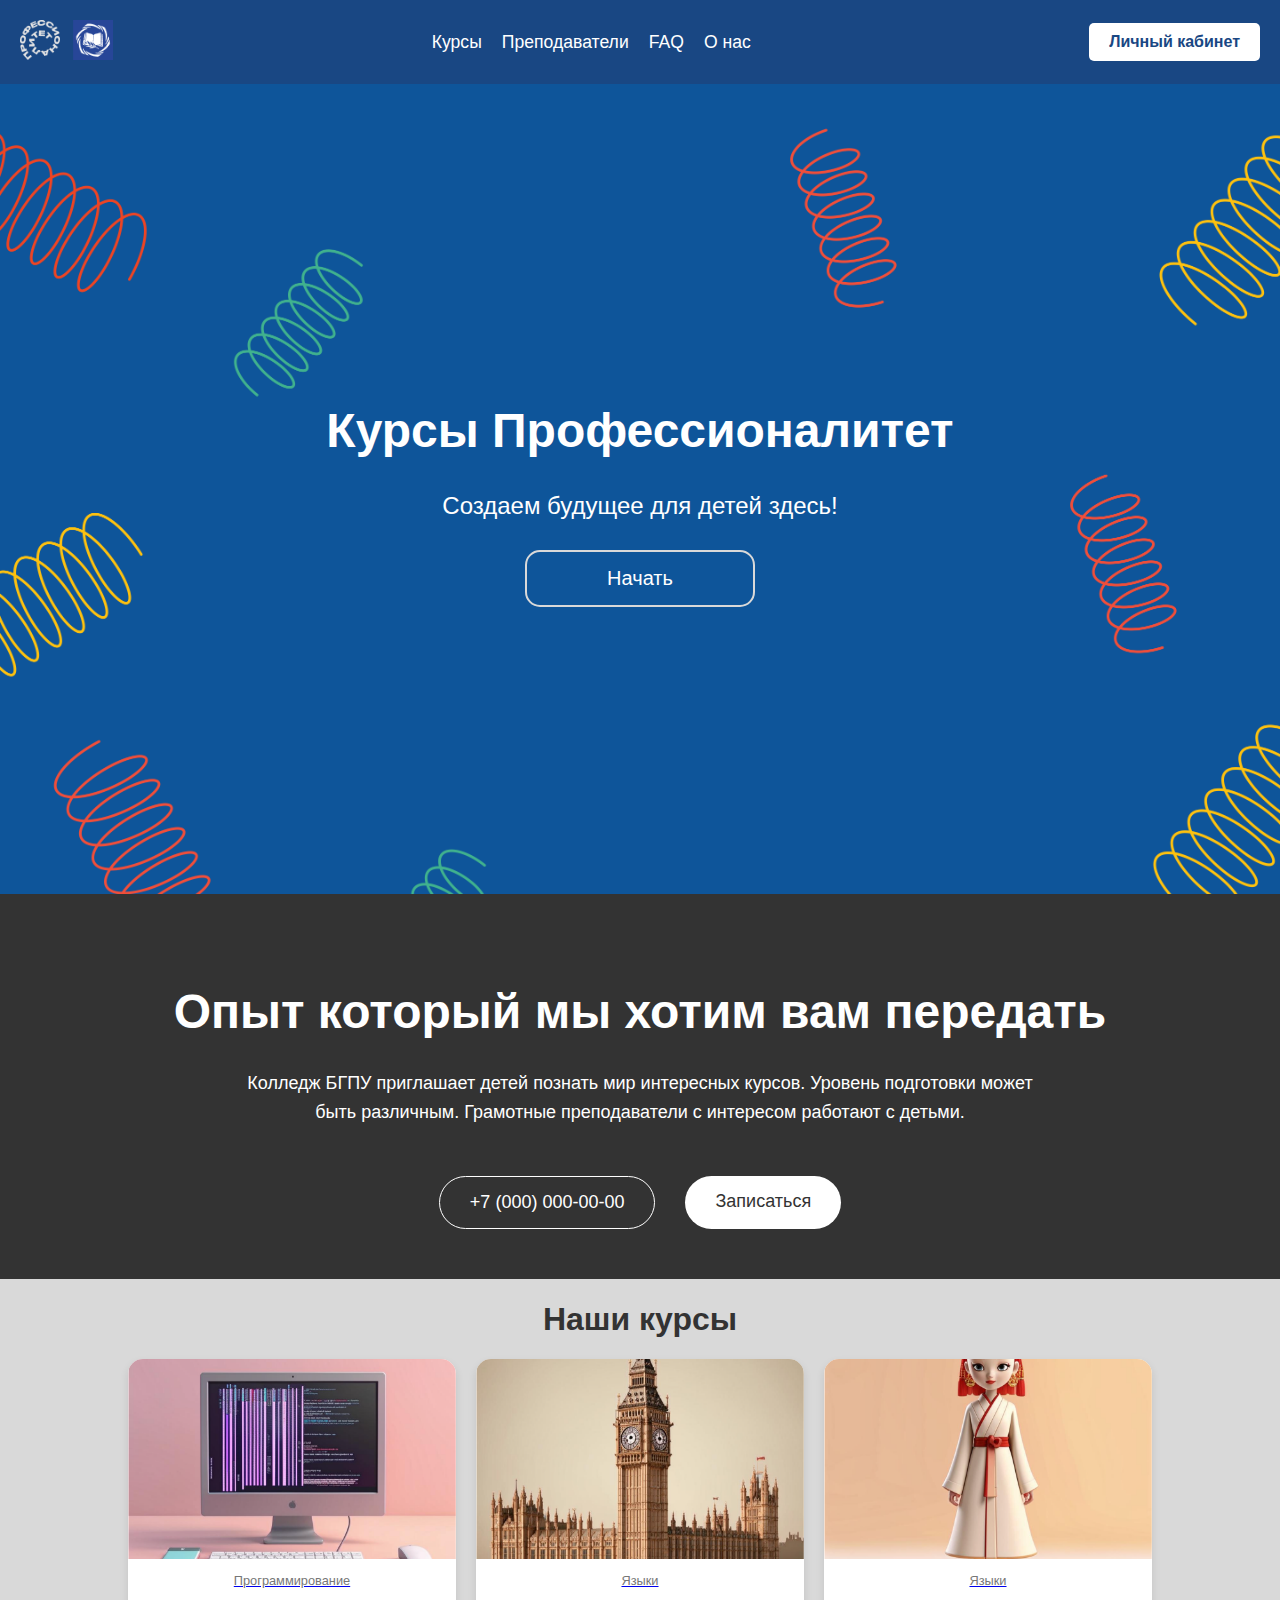
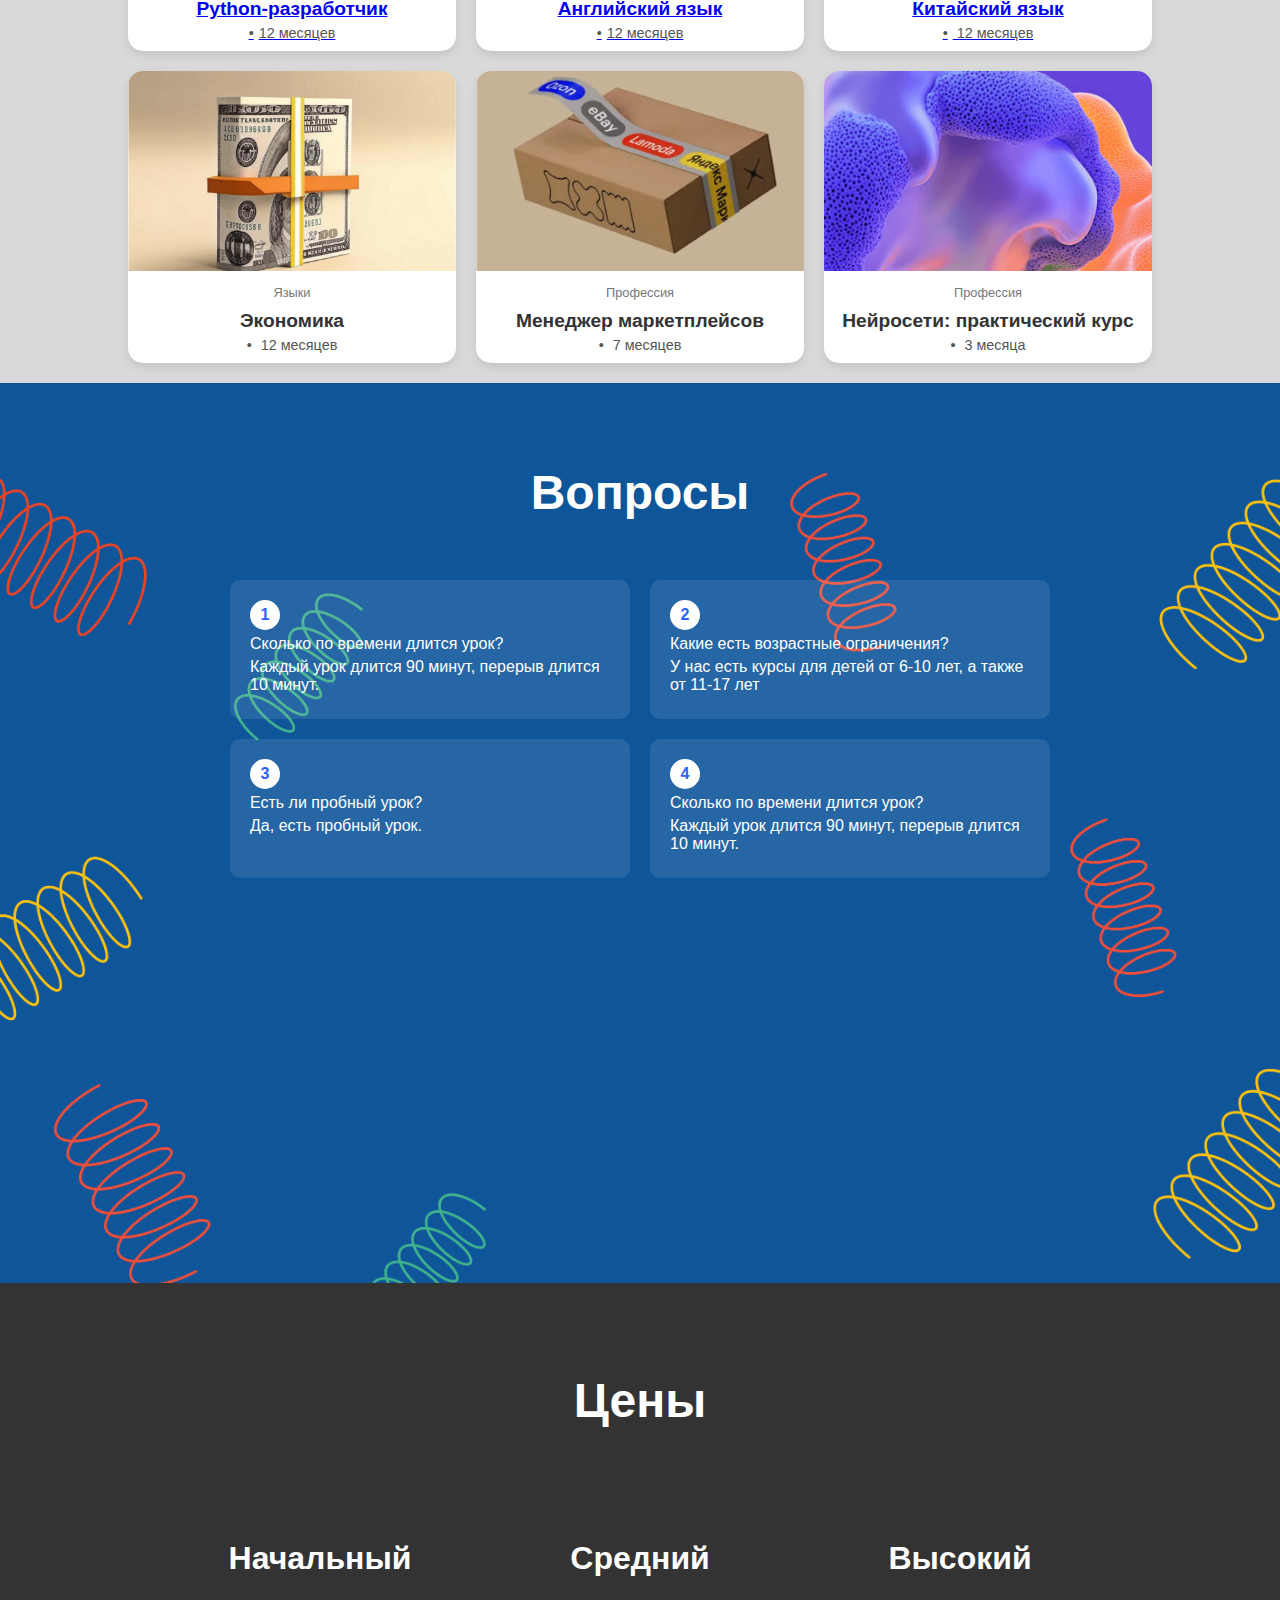
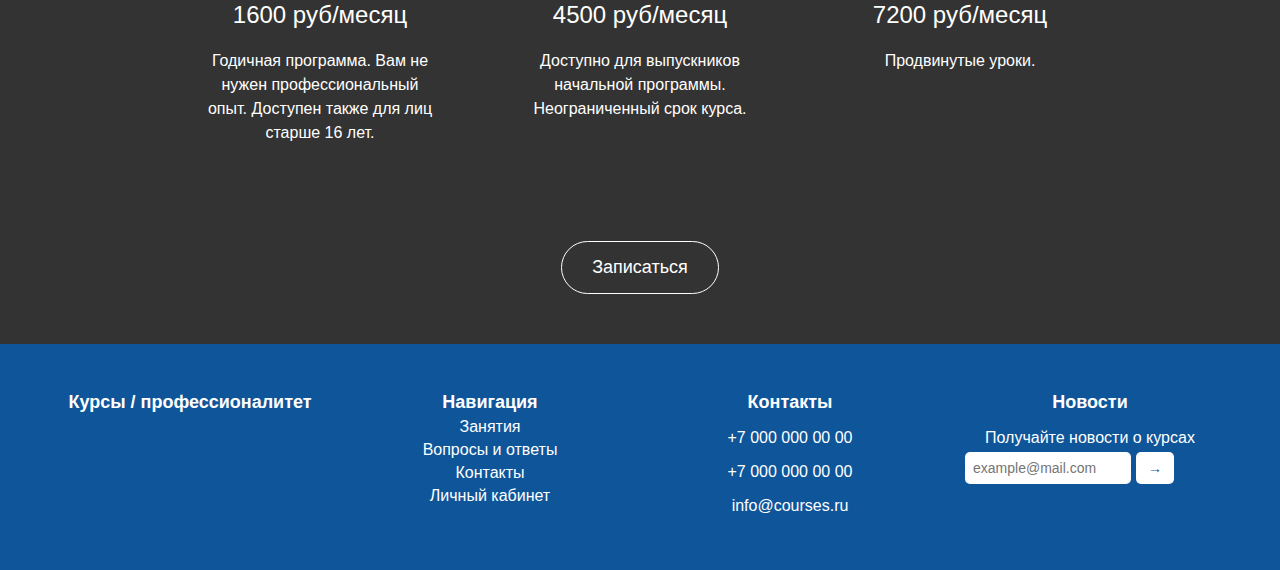
<file: index.html>
<!DOCTYPE html>
<html lang="ru">
<head>
    <meta charset="UTF-8">
    <meta name="viewport" content="width=device-width, initial-scale=1.0">
    <title>Профессионалитет - Курсы</title>
    <link rel="stylesheet" href="main.css">
</head>
<body>

    <header>
        <div class="logo">
            <img src="image/лого.png" alt="Логотип">
        </div>
        <nav>
            <ul>
                <li><a href="index.html">Курсы</a></li>
                <li><a href="second.html">Преподаватели</a></li>
                <li><a href="index.html">FAQ</a></li>
                <li><a href="contact.html">О нас</a></li>
            </ul>
        </nav>
        <a href="" class="login-button">Личный кабинет</a>
    </header>

    
    <div class="banner">
        <h1 class="banner-title">Курсы Профессионалитет</h1>
        <p class="banner-subtitle">Создаем будущее для детей здесь!</p>
        <a href="login.html" class="banner-button">Начать</a>
    </div>

       
       <section class="world-class">
        <h2 class="world-class-title">Опыт который мы хотим вам передать</h2>
        <p class="world-class-description">Колледж БГПУ приглашает детей познать мир интересных курсов. Уровень подготовки может быть различным. Грамотные преподаватели с интересом работают с детьми.</p>
        <div class="world-class-buttons">
            <a href="#" class="phone-button">+7 (000) 000-00-00</a>
            <a href="login.html" class="signup-button">Записаться</a>
        </div>
    </section>

    
    
    <h1>Наши курсы</h1>
    <div class="courses-container">
        
        <a href="courseIT.html">
        <div class="course-card">
            <img src="image/айти.png" alt="Python-разработчик" class="course-image">
            <div class="course-category">Программирование</div>
            <div class="course-title">Python-разработчик</div>
            <div class="course-duration">12 месяцев</div>
        </div>
        </a>

        <a href="courseEng.html">
        <div class="course-card">
            <img src="image/англ.png" alt="Английский язык" class="course-image">
            <div class="course-category">Языки</div>
            <div class="course-title">Английский язык</div>
            <div class="course-duration">12 месяцев</div>
        </div>
        </a>

 
        <a href="courseChi.html">
        <div class="course-card">
            <img src="image/китай.png" alt="Китайский язык" class="course-image">
            <div class="course-category">Языки</div>
            <div class="course-title">Китайский язык</div>
            <div class="course-duration"> 12 месяцев</div>
        </div>
        </a>

        <div class="course-card">
            <img src="image/эконом.png" alt="Экономика" class="course-image">
            <div class="course-category">Языки</div>
            <div class="course-title">Экономика</div>
            <div class="course-duration"> 12 месяцев</div>
        </div>

        <div class="course-card">
            <img src="image/менедж.png" alt="Менеджер маркетплейсов" class="course-image">
            <div class="course-category">Профессия</div>
            <div class="course-title">Менеджер маркетплейсов</div>
            <div class="course-duration"> 7 месяцев </div>
        </div>

        <div class="course-card">
            <img src="image/нейро.png" alt="Нейросети: практический курс" class="course-image">
            <div class="course-category">Профессия</div>
            <div class="course-title">Нейросети: практический курс</div>
            <div class="course-duration"> 3 месяца</div>
        </div>

    </div>


    
    <section class="questions-page">
        <h1 class="questions-title">Вопросы</h1>

        <div class="questions-container">
            <div class="question-item">
                <span class="question-number">1</span>
                <p>Сколько по времени длится урок?</p>
                <p>Каждый урок длится 90 минут, перерыв длится 10 минут.</p>
            </div>
            <div class="question-item">
                <span class="question-number">2</span>
                <p>Какие есть возрастные ограничения?</p>
                <p>У нас есть курсы для детей от 6-10 лет, а также от 11-17 лет</p>
            </div>
            <div class="question-item">
                <span class="question-number">3</span>
                <p>Есть ли пробный урок?</p>
                <p>Да, есть пробный урок.</p>
            </div>
            <div class="question-item">
                <span class="question-number">4</span>
                <p>Сколько по времени длится урок?</p>
                <p>Каждый урок длится 90 минут, перерыв длится 10 минут.</p>
            </div>
        </div>
    </section>

    <section class="contacts-page">
    </section>



<section class="prices">
    <h2 class="prices-title">Цены</h2>
    <div class="prices-container">
        <div class="price-card">
            <h3 class="price-card-title">Начальный</h3>
            <p class="price-card-price">1600 руб/месяц</p>
            <p class="price-card-description">Годичная программа. Вам не нужен профессиональный опыт. Доступен также для лиц старше 16 лет.</p>
        </div>
        <div class="price-card">
            <h3 class="price-card-title">Средний</h3>
            <p class="price-card-price">4500 руб/месяц</p>
            <p class="price-card-description">Доступно для выпускников начальной программы. Неограниченный срок курса.</p>
        </div>
        <div class="price-card">
            <h3 class="price-card-title">Высокий</h3>
            <p class="price-card-price">7200 руб/месяц</p>
            <p class="price-card-description">Продвинутые уроки.</p>
        </div>
    </div>
    <a href="login.html" class="prices-button">Записаться</a>
</section>

<footer>
    <div class="footer-container">
        <div class="footer-column">
            <p class="footer-title">Курсы / профессионалитет</p>
        </div>
        <div class="footer-column">
            <p class="footer-title">Навигация</p>
            <ul>
                <li><a href="index.html">Занятия</a></li>
                <li><a href="second.html">Вопросы и ответы</a></li>
                <li><a href="contact.html">Контакты</a></li>
                <li><a href="profile.html">Личный кабинет</a></li>
            </ul>
        </div>
        <div class="footer-column">
            <p class="footer-title">Контакты</p>
            <p>+7 000 000 00 00</p>
            <p>+7 000 000 00 00</p>
            <p><a href="mailto:info@courses.ru">info@courses.ru</a></p>
        </div>
        <div class="footer-column">
            <p class="footer-title">Новости</p>
            <p>Получайте новости о курсах</p>
            <form>
                <input type="email" placeholder="example@mail.com">
                <button type="submit">→</button>
            </form>
        </div>
    </div>
</footer>
</body>
</html>
</file>
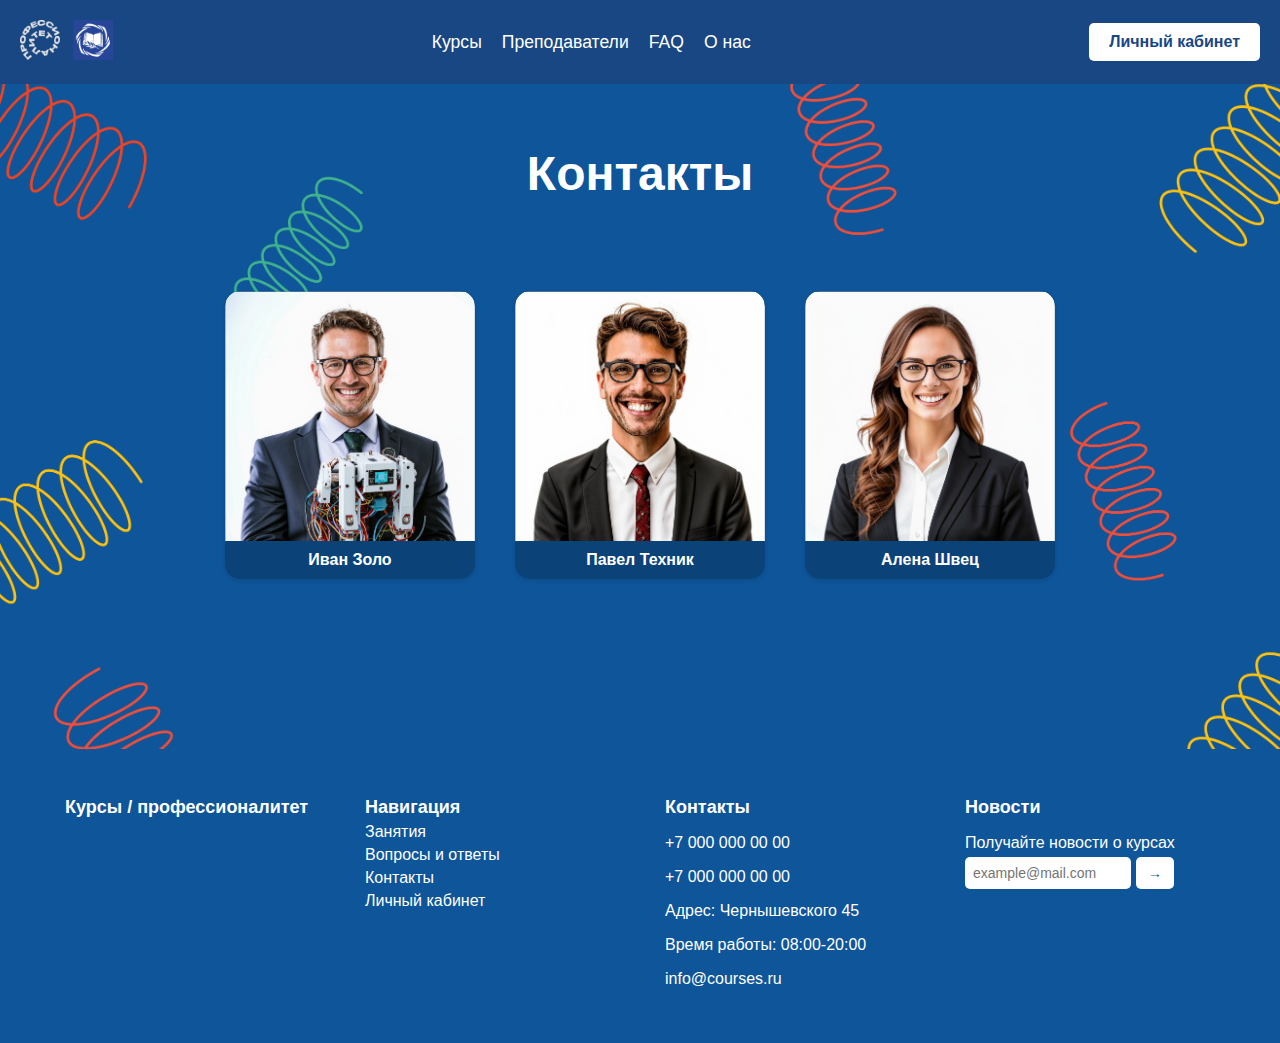
<file: contact.html>
<!DOCTYPE html>
<html lang="ru">
<head>
    <meta charset="UTF-8">
    <meta name="viewport" content="width=device-width, initial-scale=1.0">
    <title>Контакты</title>
    <link rel="stylesheet" href="contact.css">
    <link rel="stylesheet" href="https://cdnjs.cloudflare.com/ajax/libs/font-awesome/6.0.0/css/all.min.css" integrity="sha512-9usAa10IRO0HhonpyAIVpjrylPvoDwiPUiKdWk5t3PyolY1cOd4DSE0Ga+ri4AuTroPR5aQvXU9xC6qOPnzFeg==" crossorigin="anonymous" referrerpolicy="no-referrer" />
</head>
<body>
    <header>
        <div class="logo">
            <a href="index.html">
            <img src="image/лого.png" alt="Логотип">
        </a>
        </div>
        <nav>
            <ul>
                <li><a href="index.html">Курсы</a></li>
                <li><a href="second.html">Преподаватели</a></li>
                <li><a href="index.html">FAQ</a></li>
                <li><a href="contact.html">О нас</a></li>
            </ul>
        </nav>
        <a href="registr.html" class="login-button">Личный кабинет</a>
    </header>

    <section class="contacts-page">
        <h1 class="contacts-title">Контакты</h1>

        <div class="team-container">
            <div class="team-member">
                <img src="image/img5.png" alt="Иван Золо">
                <p>Иван Золо</p>
            </div>
            <div class="team-member">
                <img src="image/img6.png" alt="Павел Техник">
                <p>Павел Техник</p>
            </div>
            <div class="team-member">
                <img src="image/imgw (1).png" alt="Алена Швец">
                <p>Алена Швец</p>
            </div>
        </div>

        
        <div id="map">
    </section>
        <script type="text/javascript" charset="utf-8" async src="https://api-maps.yandex.ru/services/constructor/1.0/js/?um=constructor%3A1c6e5450e6567d3535c49476e279353e93a38fb020cc1009d74c2ae66639e177&amp;width=&amp;height=500&amp;lang=ru_RU&amp;scroll=true"></script>
    </div>
    
<footer>
    <div class="footer-container">
        <div class="footer-column">
            <p class="footer-title">Курсы / профессионалитет</p>
        </div>
        <div class="footer-column">
            <p class="footer-title">Навигация</p>
            <ul>
                <li><a href="index.html">Занятия</a></li>
                <li><a href="index.html">Вопросы и ответы</a></li>
                <li><a href="contact.html">Контакты</a></li>
                <li><a href="login.html">Личный кабинет</a></li>
            </ul>
        </div>
        <div class="footer-column">
            <p class="footer-title">Контакты</p>
            <p>+7 000 000 00 00</p>
            <p>+7 000 000 00 00</p>
            <p>Адрес: Чернышевского 45</p>
            <p>Время работы: 08:00-20:00</p>
            <p><a href="mailto:info@courses.ru">info@courses.ru</a></p>
        </div>
        <div class="footer-column">
            <p class="footer-title">Новости</p>
            <p>Получайте новости о курсах</p>
            <form>
                <input type="email" placeholder="example@mail.com">
                <button type="submit">→</button>
            </form>
        </div>
    </div>
</footer>
</body>
</html>
</file>
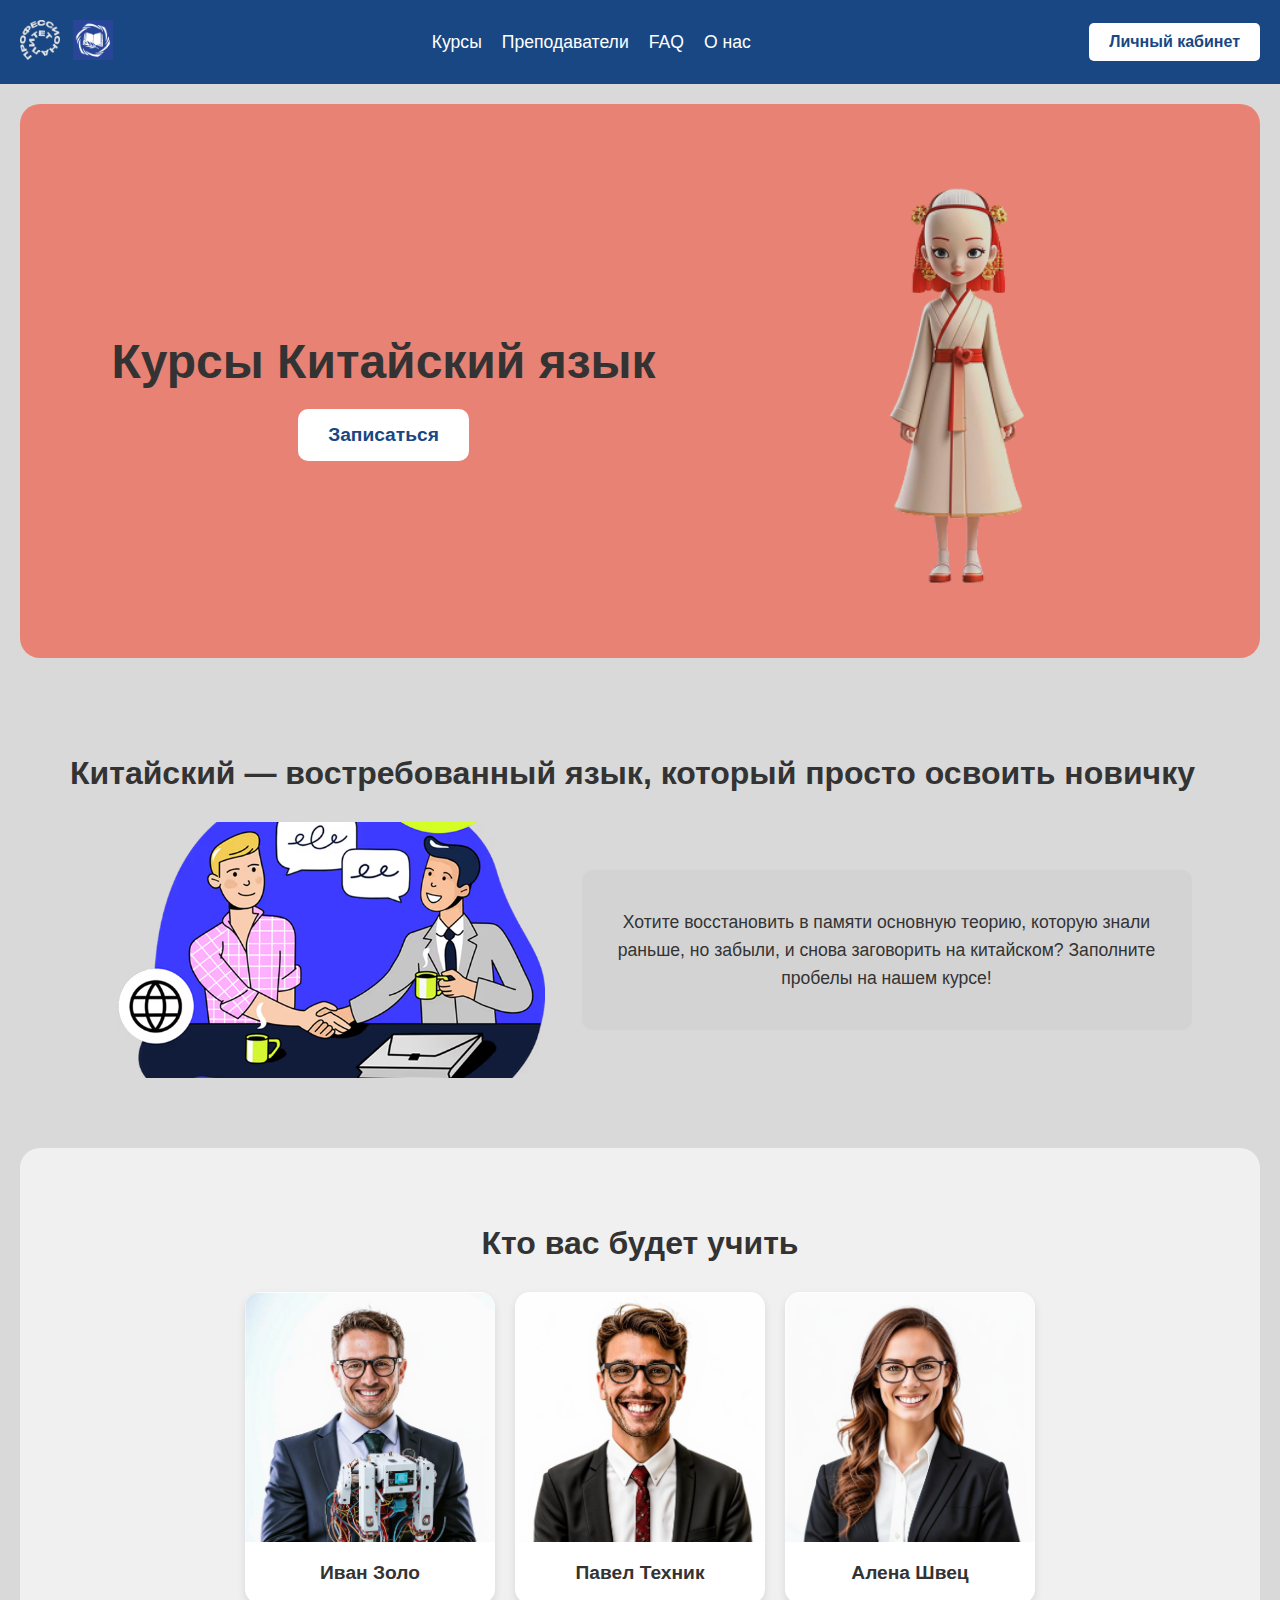
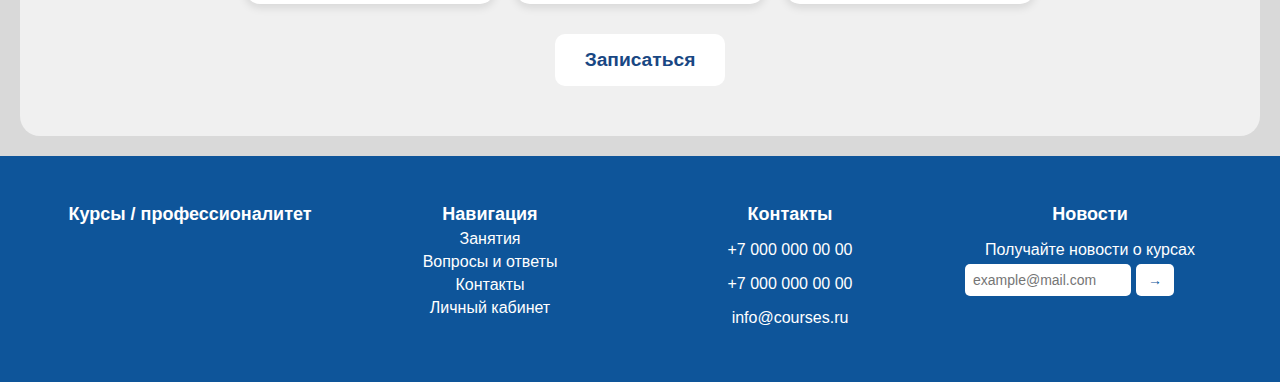
<file: courseChi.html>
<!DOCTYPE html>
<html lang="ru">
<head>
    <meta charset="UTF-8">
    <meta name="viewport" content="width=device-width, initial-scale=1.0">
    <title>Курсы Китайский язык</title>
    <link rel="stylesheet" href="courses2.css">
    <link rel="stylesheet" href="https://fonts.googleapis.com/css2?family=Roboto:wght@400;700&display=swap">
</head>
<body>

    <header>
        <div class="logo">
            <a href="index.html">
            <img src="image/лого.png" alt="Логотип">
        </a>
        </div>
        <nav>
            <ul>
                <li><a href="index.html">Курсы</a></li>
                <li><a href="second.html">Преподаватели</a></li>
                <li><a href="index.html">FAQ</a></li>
                <li><a href="contact.html">О нас</a></li>
            </ul>
        </nav>
        <a href="registr.html" class="login-button">Личный кабинет</a>
    </header>

    <section class="hero">
        <div class="hero-content">
            <h1>Курсы Китайский язык</h1>
            <a href="registr.html" class="enroll-button">Записаться</a>
        </div>
        <div class="hero-image">
            <img src="image/chic.png" height="450" width="80" alt="Компьютер">
        </div>
    </section>

    <section class="description">
        <h2>Китайский — востребованный язык, который просто освоить новичку</h2>
        <div class="description-content">
            <div class="description-image">
                <img src="image/engc2.png" alt="Телефон">
            </div>
            <div class="description-text">
                <p>Хотите восстановить в памяти основную теорию, которую знали раньше, но забыли, и снова заговорить на китайском? Заполните пробелы на нашем курсе!</p>
            </div>
        </div>
    </section>

    <section class="teachers"> 
        <h2>Кто вас будет учить</h2>
        <div class="teachers-container">
            <div class="teacher-card">
                <img src="image/img5.png" alt="Иван Золо">
                <div class="teacher-name">Иван Золо</div>
            </div>
            <div class="teacher-card">
                <img src="image/img6.png" alt="Павел Техник">
                <div class="teacher-name">Павел Техник</div>
            </div>
            <div class="teacher-card">
                <img src="image/imgw (1).png" alt="Алена Швец">
                <div class="teacher-name">Алена Швец</div>
            </div>
        </div>
        <a href="registr.html" class="enroll-button">Записаться</a>
    </section>

    <footer>
        <div class="footer-container">
            <div class="footer-column">
                <p class="footer-title">Курсы / профессионалитет</p>
            </div>
            <div class="footer-column">
                <p class="footer-title">Навигация</p>
                <ul>
                    <li><a href="index.html">Занятия</a></li>
                    <li><a href="second.html">Вопросы и ответы</a></li>
                    <li><a href="contact.html">Контакты</a></li>
                    <li><a href="login.html">Личный кабинет</a></li>
                </ul>
            </div>
            <div class="footer-column">
                <p class="footer-title">Контакты</p>
                <p>+7 000 000 00 00</p>
                <p>+7 000 000 00 00</p>
                <p><a href="mailto:info@courses.ru">info@courses.ru</a></p>
            </div>
            <div class="footer-column">
                <p class="footer-title">Новости</p>
                <p>Получайте новости о курсах</p>
                <form>
                    <input type="email" placeholder="example@mail.com">
                    <button type="submit">→</button>
                </form>
            </div>
        </div>
    </footer>

</body>
</html>
</file>
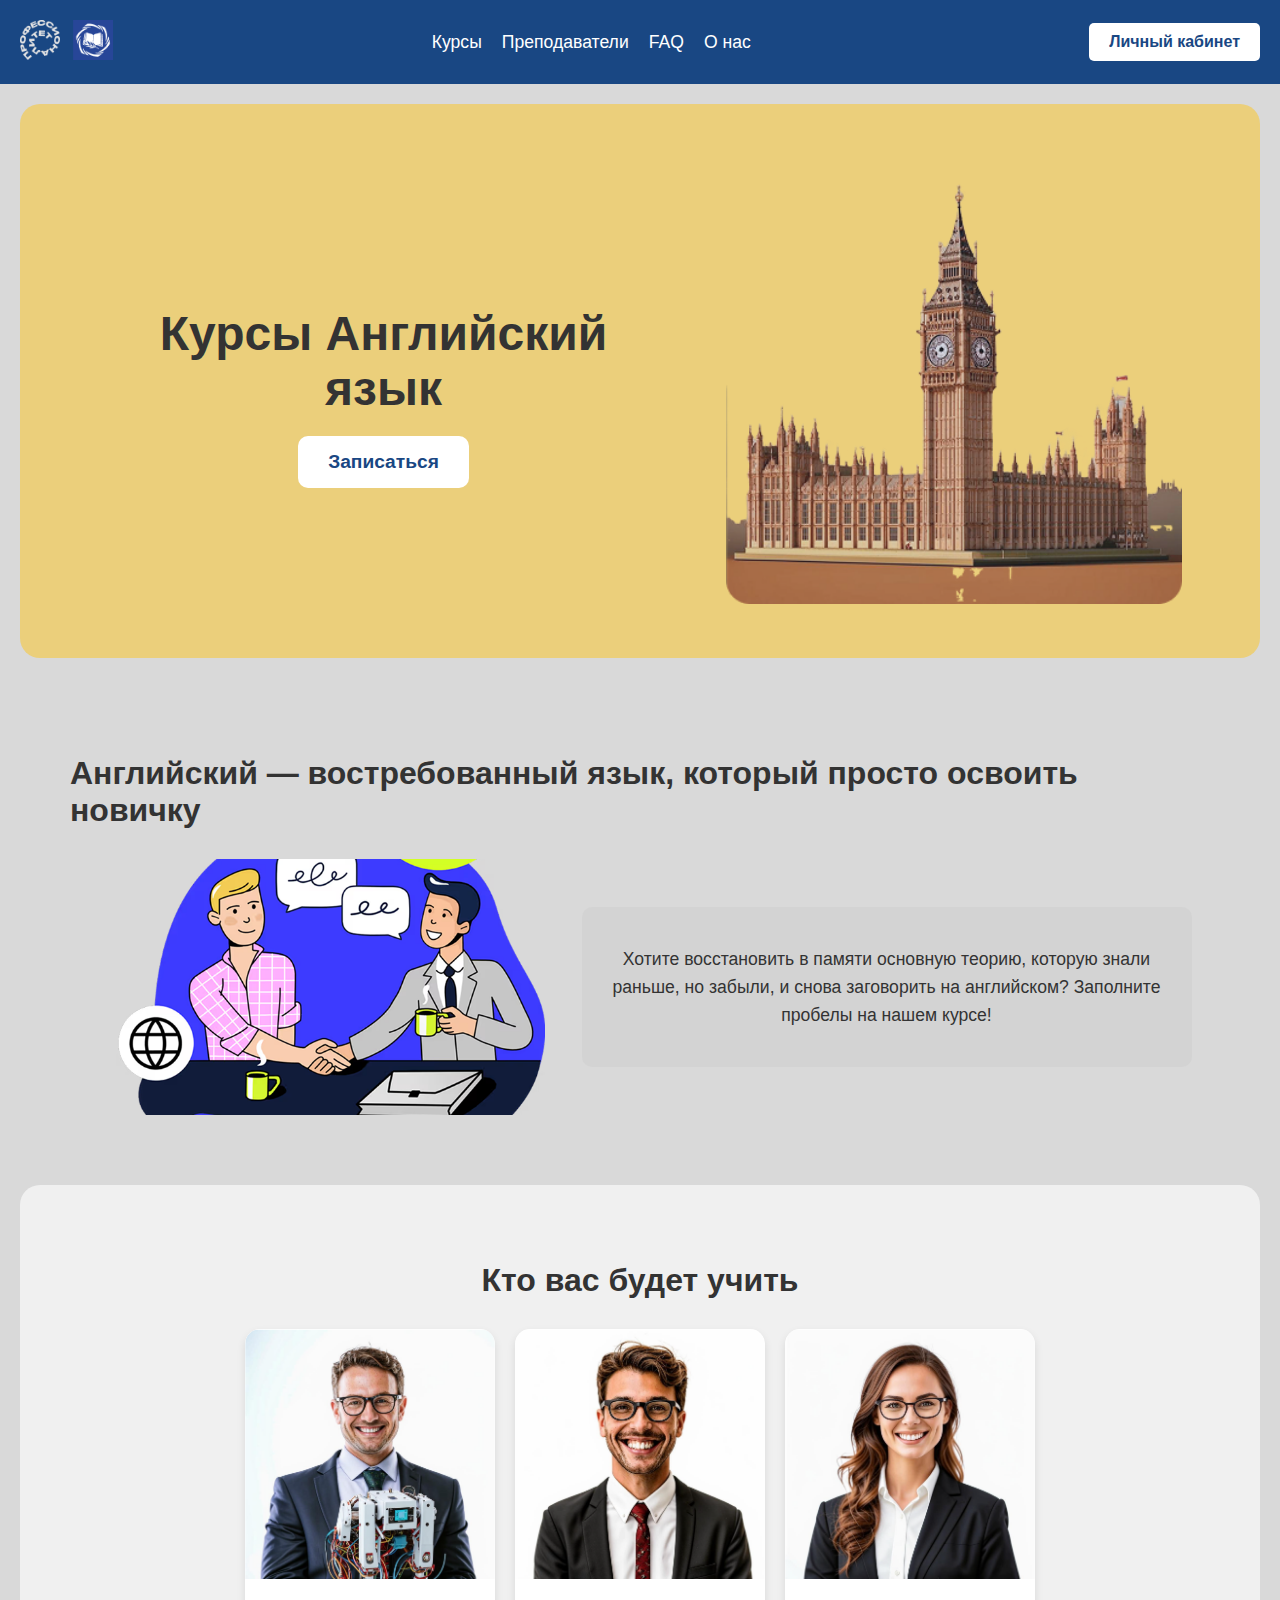
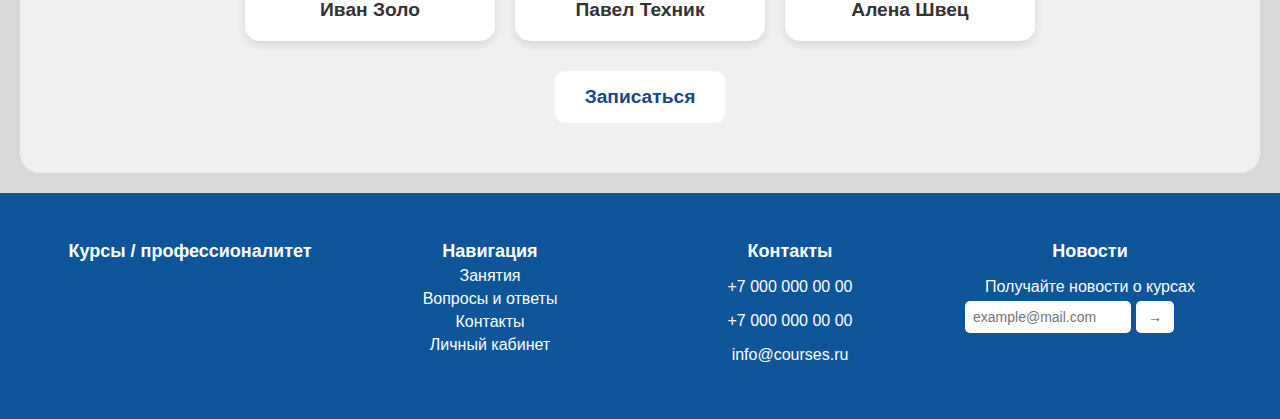
<file: courseEng.html>
<!DOCTYPE html>
<html lang="ru">
<head>
    <meta charset="UTF-8">
    <meta name="viewport" content="width=device-width, initial-scale=1.0">
    <title>Курсы Английский язык</title>
    <link rel="stylesheet" href="courses1.css">
    <link rel="stylesheet" href="https://fonts.googleapis.com/css2?family=Roboto:wght@400;700&display=swap">
</head>
<body>

    <header>
        <div class="logo">
            <a href="index.html">
            <img src="image/лого.png" alt="Логотип">
        </a>
        </div>
        <nav>
            <ul>
                <li><a href="index.html">Курсы</a></li>
                <li><a href="second.html">Преподаватели</a></li>
                <li><a href="index.html">FAQ</a></li>
                <li><a href="contact.html">О нас</a></li>
            </ul>
        </nav>
        <a href="registr.html" class="login-button">Личный кабинет</a>
    </header>

    <section class="hero">
        <div class="hero-content">
            <h1>Курсы Английский язык</h1>
            <a href="registr.html" class="enroll-button">Записаться</a>
        </div>
        <div class="hero-image">
            <img src="image/engc.png" height="450" width="80" alt="английский">
        </div>
    </section>

    <section class="description">
        <h2>Английский — востребованный язык, который просто освоить новичку</h2>
        <div class="description-content">
            <div class="description-image">
                <img src="image/engc2.png" alt="Телефон">
            </div>
            <div class="description-text">
                <p>Хотите восстановить в памяти основную теорию, которую знали раньше, но забыли, и снова заговорить на английском? Заполните пробелы на нашем курсе!</p>
            </div>
        </div>
    </section>

    <section class="teachers"> 
        <h2>Кто вас будет учить</h2>
        <div class="teachers-container">
            <div class="teacher-card">
                <img src="image/img5.png" alt="Иван Золо">
                <div class="teacher-name">Иван Золо</div>
            </div>
            <div class="teacher-card">
                <img src="image/img6.png" alt="Павел Техник">
                <div class="teacher-name">Павел Техник</div>
            </div>
            <div class="teacher-card">
                <img src="image/imgw (1).png" alt="Алена Швец">
                <div class="teacher-name">Алена Швец</div>
            </div>
        </div>
        <a href="#" class="enroll-button">Записаться</a>
    </section>

    <footer>
        <div class="footer-container">
            <div class="footer-column">
                <p class="footer-title">Курсы / профессионалитет</p>
            </div>
            <div class="footer-column">
                <p class="footer-title">Навигация</p>
                <ul>
                    <li><a href="index.html">Занятия</a></li>
                    <li><a href="second.html">Вопросы и ответы</a></li>
                    <li><a href="contact.html">Контакты</a></li>
                    <li><a href="login.html">Личный кабинет</a></li>
                </ul>
            </div>
            <div class="footer-column">
                <p class="footer-title">Контакты</p>
                <p>+7 000 000 00 00</p>
                <p>+7 000 000 00 00</p>
                <p><a href="mailto:info@courses.ru">info@courses.ru</a></p>
            </div>
            <div class="footer-column">
                <p class="footer-title">Новости</p>
                <p>Получайте новости о курсах</p>
                <form>
                    <input type="email" placeholder="example@mail.com">
                    <button type="submit">→</button>
                </form>
            </div>
        </div>
    </footer>

</body>
</html>
</file>
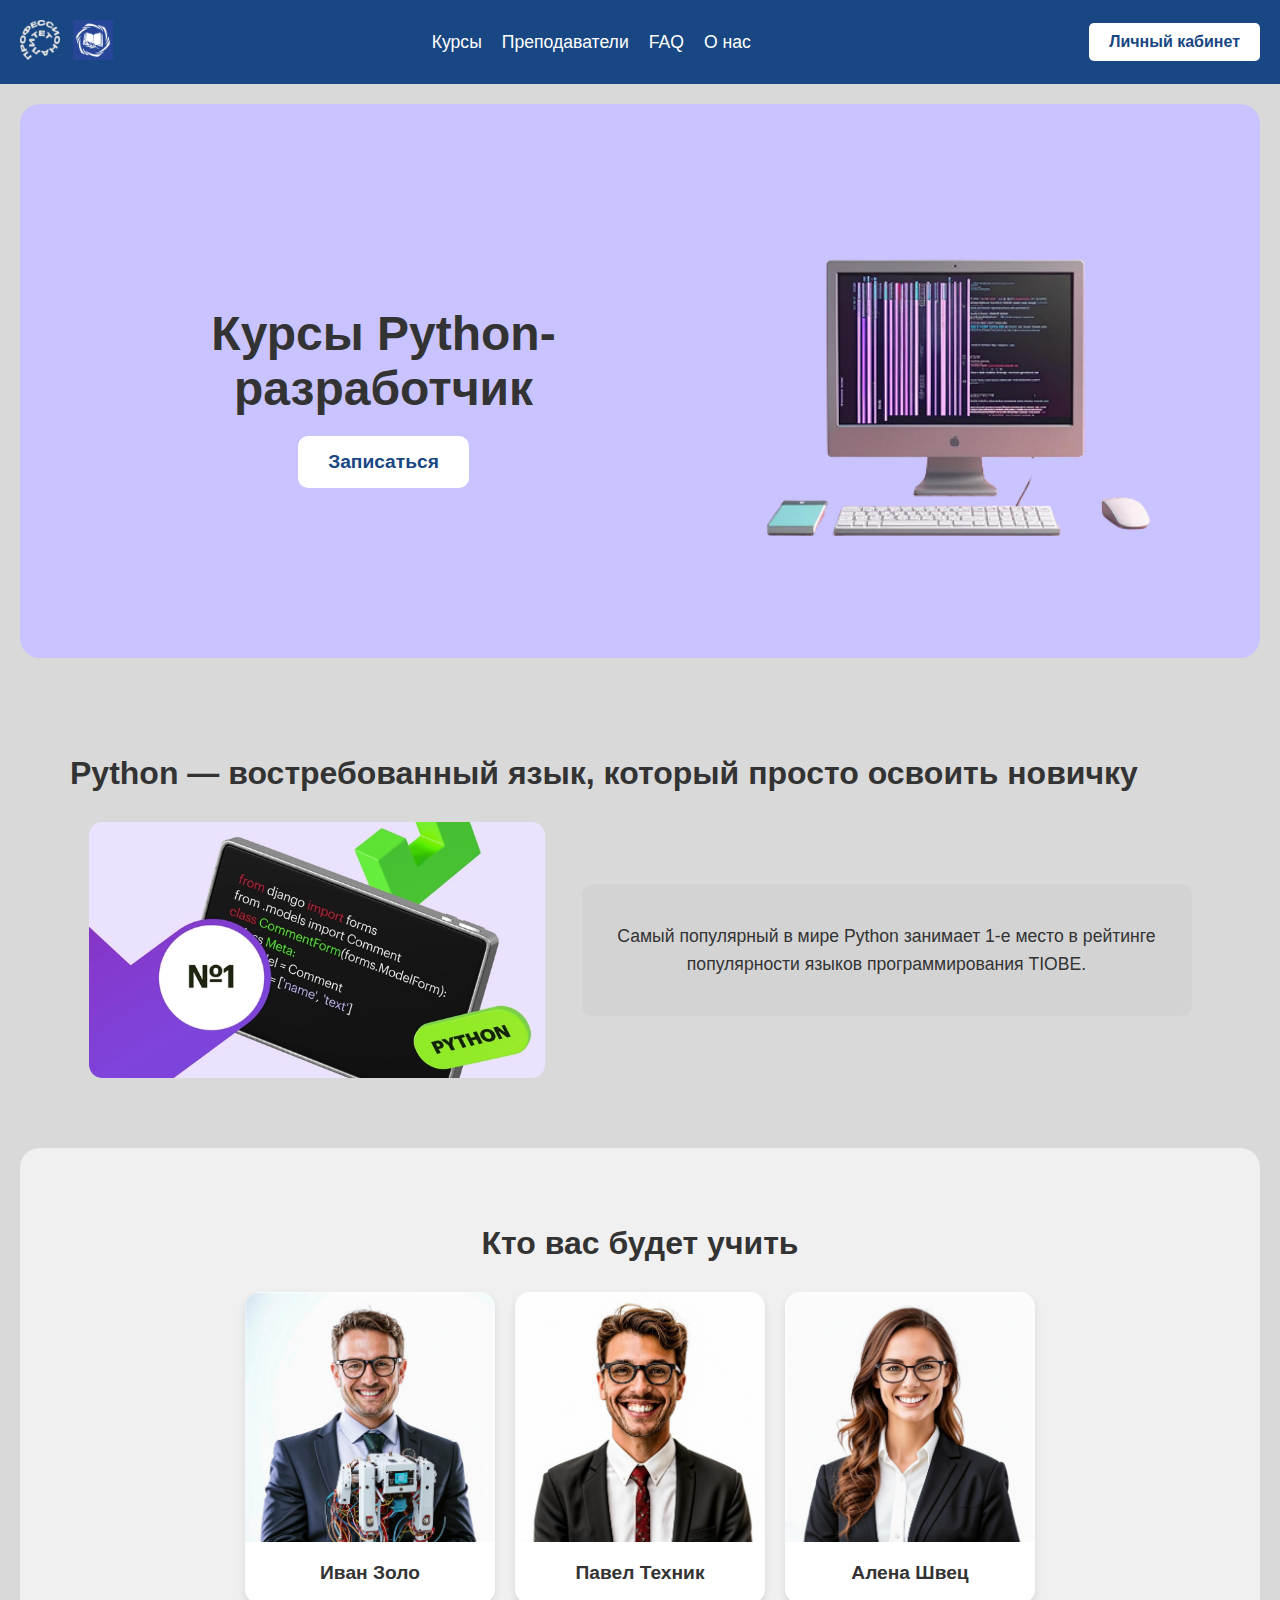
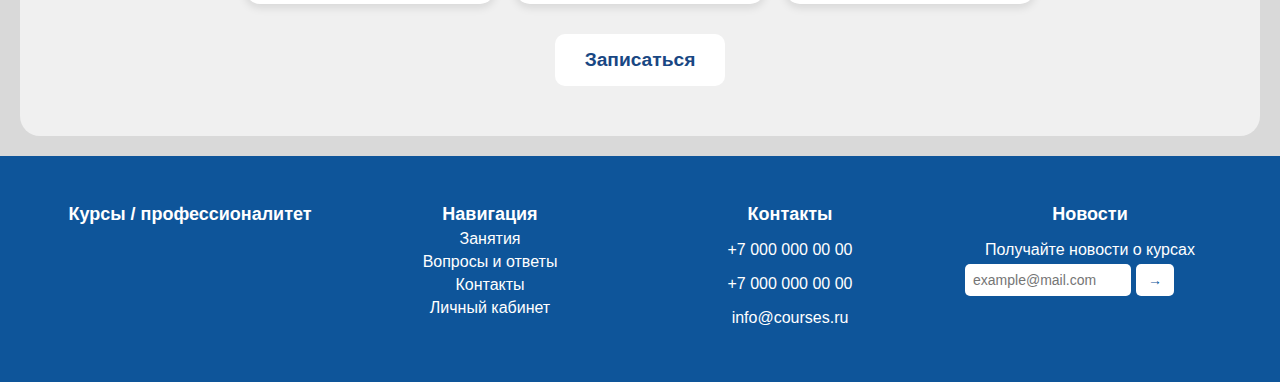
<file: courseIT.html>
<!DOCTYPE html>
<html lang="ru">
<head>
    <meta charset="UTF-8">
    <meta name="viewport" content="width=device-width, initial-scale=1.0">
    <title>Курсы Python-разработчик</title>
    <link rel="stylesheet" href="courses.css">
    <link rel="stylesheet" href="https://fonts.googleapis.com/css2?family=Roboto:wght@400;700&display=swap">
</head>
<body>

    <header>
        <div class="logo">
            <a href="index.html">
            <img src="image/лого.png" alt="Логотип">
        </a>
        </div>
        <nav>
            <ul>
                <li><a href="index.html">Курсы</a></li>
                <li><a href="second.html">Преподаватели</a></li>
                <li><a href="index.html">FAQ</a></li>
                <li><a href="contact.html">О нас</a></li>
            </ul>
        </nav>
        <a href="registr.html" class="login-button">Личный кабинет</a>
    </header>

    <section class="hero">
        <div class="hero-content">
            <h1>Курсы Python-разработчик</h1>
            <a href="#" class="enroll-button">Записаться</a>
        </div>
        <div class="hero-image">
            <img src="image/комп.png" height="450" width="80" alt="Компьютер">
        </div>
    </section>

    <section class="description">
        <h2>Python — востребованный язык, который просто освоить новичку</h2>
        <div class="description-content">
            <div class="description-image">
                <img src="image/питон.png" alt="Телефон">
            </div>
            <div class="description-text">
                <p>Самый популярный в мире Python занимает 1-е место в рейтинге популярности языков программирования TIOBE.</p>
            </div>
        </div>
    </section>

    <section class="teachers"> 
        <h2>Кто вас будет учить</h2>
        <div class="teachers-container">
            <div class="teacher-card">
                <img src="image/img5.png" alt="Иван Золо">
                <div class="teacher-name">Иван Золо</div>
            </div>
            <div class="teacher-card">
                <img src="image/img6.png" alt="Павел Техник">
                <div class="teacher-name">Павел Техник</div>
            </div>
            <div class="teacher-card">
                <img src="image/imgw (1).png" alt="Алена Швец">
                <div class="teacher-name">Алена Швец</div>
            </div>
        </div>
        <a href="#" class="enroll-button">Записаться</a>
    </section>

    <footer>
        <div class="footer-container">
            <div class="footer-column">
                <p class="footer-title">Курсы / профессионалитет</p>
            </div>
            <div class="footer-column">
                <p class="footer-title">Навигация</p>
                <ul>
                    <li><a href="index.html">Занятия</a></li>
                    <li><a href="second.html">Вопросы и ответы</a></li>
                    <li><a href="contact.html">Контакты</a></li>
                    <li><a href="login.html">Личный кабинет</a></li>
                </ul>
            </div>
            <div class="footer-column">
                <p class="footer-title">Контакты</p>
                <p>+7 000 000 00 00</p>
                <p>+7 000 000 00 00</p>
                <p><a href="mailto:info@courses.ru">info@courses.ru</a></p>
            </div>
            <div class="footer-column">
                <p class="footer-title">Новости</p>
                <p>Получайте новости о курсах</p>
                <form>
                    <input type="email" placeholder="example@mail.com">
                    <button type="submit">→</button>
                </form>
            </div>
        </div>
    </footer>

</body>
</html>
</file>
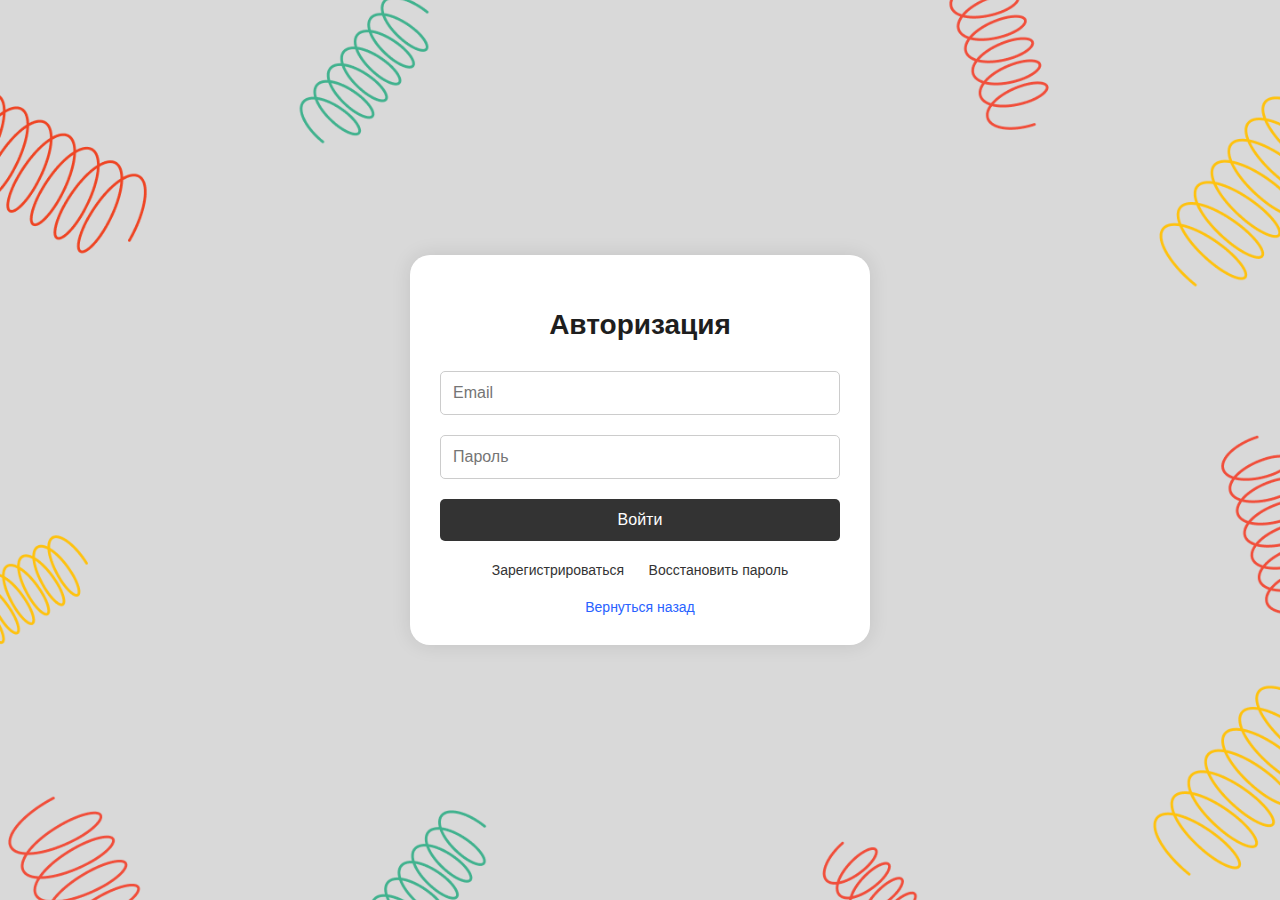
<file: login.html>
<!DOCTYPE html>
<html lang="ru">
<head>
    <meta charset="UTF-8">
    <meta name="viewport" content="width=device-width, initial-scale=1.0">
    <title>Авторизация</title>
    <link rel="stylesheet" href="contact.css">
</head>
<body>

    <div class="login-container">
        <div class="login-form">
            <h2>Авторизация</h2>
            <form>
                <input type="email" placeholder="Email">
                <input type="password" placeholder="Пароль">
                <button type="submit">Войти</button>
            </form>
            <div class="login-links">
                <a href="registr.html">Зарегистрироваться</a>
                <a href="#">Восстановить пароль</a>
            </div>
            <a href="index.html" class="back-link">Вернуться назад</a>
        </div>
    </div>

</body>
</html>
</file>
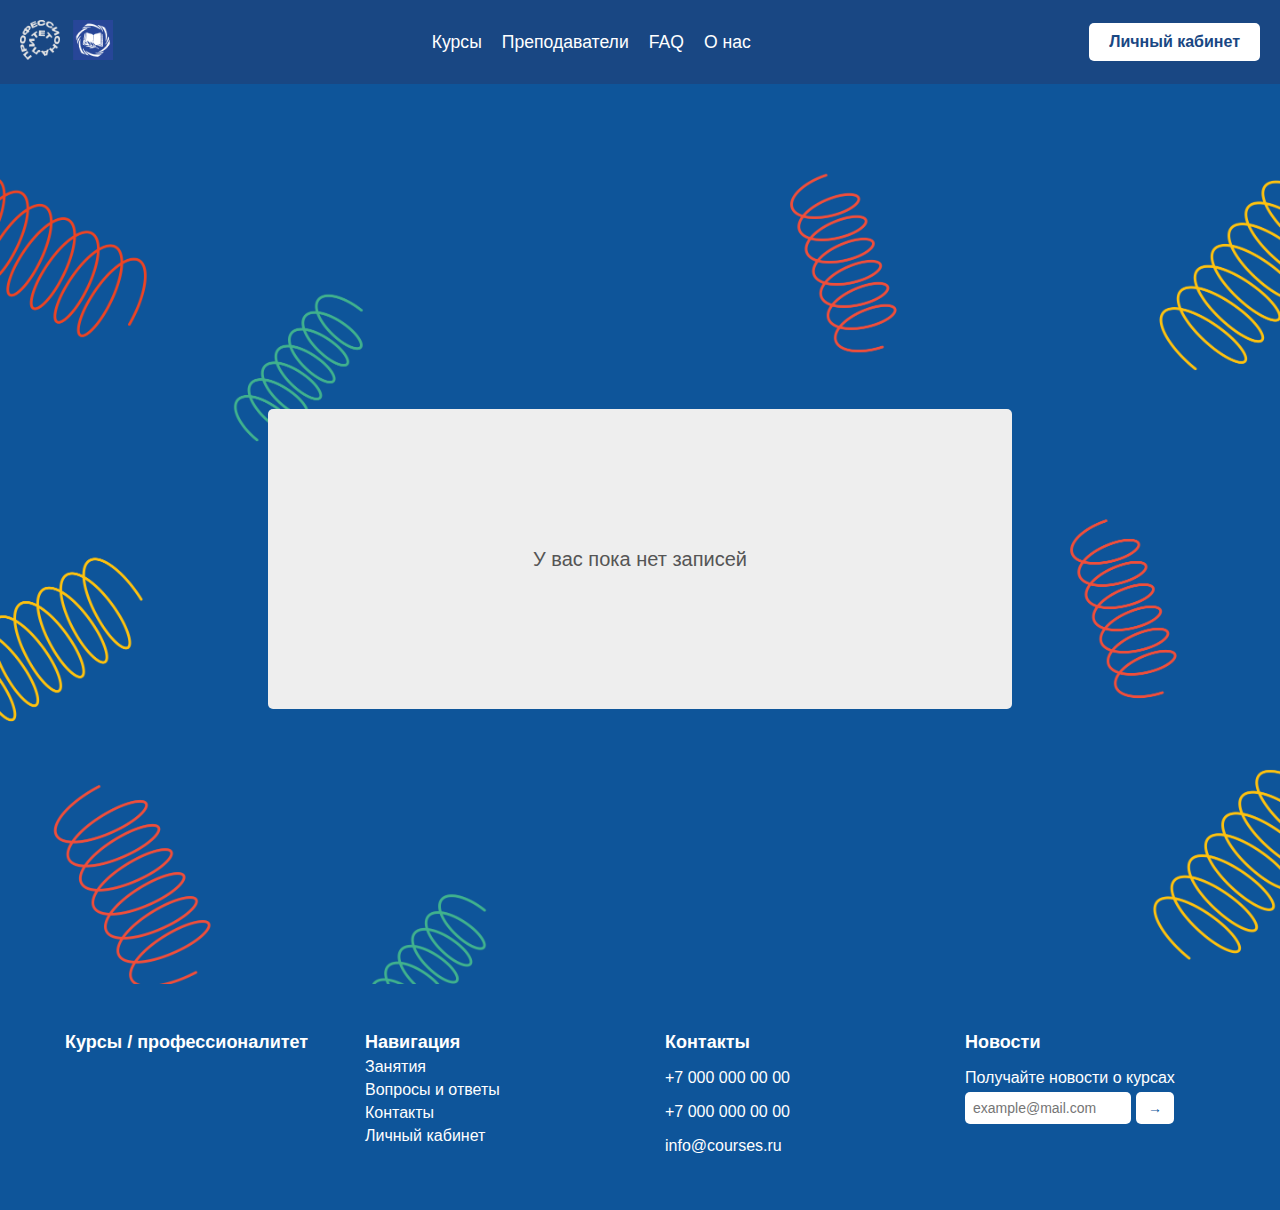
<file: profile.html>
<!DOCTYPE html>
<html lang="ru">
<head>
    <meta charset="UTF-8">
    <meta name="viewport" content="width=device-width, initial-scale=1.0">
    <title>Личный кабинет</title>
    <link rel="stylesheet" href="profile.css">
</head>
<body>

    <header>
        <div class="logo">
            <a href="index.html">
            <img src="image/лого.png" alt="Логотип">
        </a>
        </div>
        <nav>
            <ul>
                <li><a href="index.html">Курсы</a></li>
                <li><a href="second.html">Преподаватели</a></li>
                <li><a href="index.html">FAQ</a></li>
                <li><a href="contact.html">О нас</a></li>
            </ul>
        </nav>
        <a href="registr.html" class="login-button">Личный кабинет</a>
    </header>

    <div class="profile-container">
        <div class="profile-content">
            <p class="no-records-message">У вас пока нет записей</p>
        </div>
    </div>

    <footer>
      <div class="footer-container">
          <div class="footer-column">
              <p class="footer-title">Курсы / профессионалитет</p>
          </div>
          <div class="footer-column">
              <p class="footer-title">Навигация</p>
              <ul>
                  <li><a href="index.html">Занятия</a></li>
                  <li><a href="second.html">Вопросы и ответы</a></li>
                  <li><a href="contact.html">Контакты</a></li>
                  <li><a href="#">Личный кабинет</a></li>
              </ul>
          </div>
          <div class="footer-column">
              <p class="footer-title">Контакты</p>
              <p>+7 000 000 00 00</p>
              <p>+7 000 000 00 00</p>
              <p><a href="mailto:info@courses.ru">info@courses.ru</a></p>
          </div>
          <div class="footer-column">
              <p class="footer-title">Новости</p>
              <p>Получайте новости о курсах</p>
              <form>
                  <input type="email" placeholder="example@mail.com">
                  <button type="submit">→</button>
              </form>
          </div>
      </div>
  </footer>  

</body>
</html>
</file>
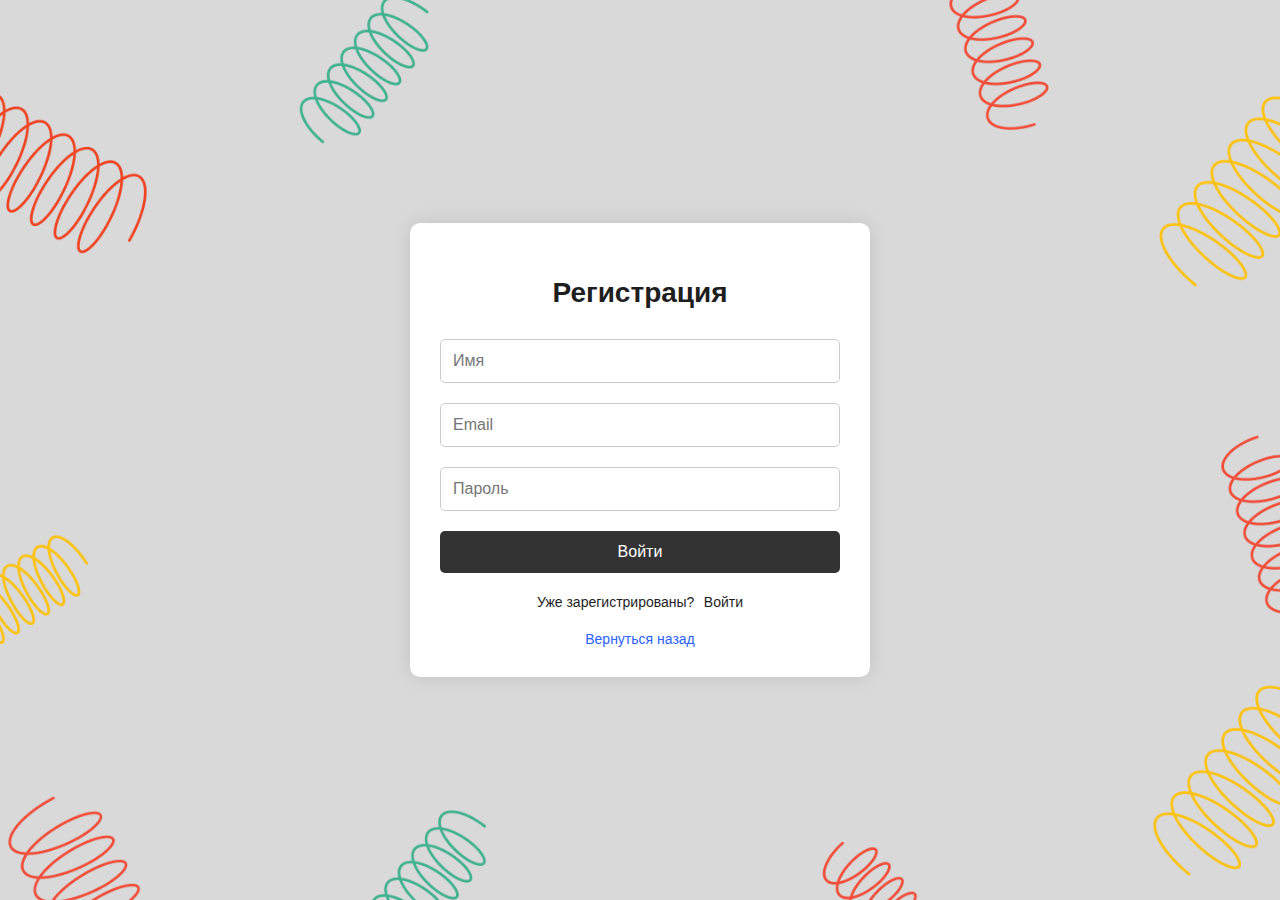
<file: registr.html>
<!DOCTYPE html>
<html lang="ru">
<head>
    <meta charset="UTF-8">
    <meta name="viewport" content="width=device-width, initial-scale=1.0">
    <title>Регистрация</title>
    <link rel="stylesheet" href="contact.css">
</head>
<body>

    <div class="registration-container">
        <div class="registration-form">
            <h2>Регистрация</h2>
            <form>
                <input type="text" placeholder="Имя">
                <input type="email" placeholder="Email">
                <input type="password" placeholder="Пароль">
                <button type="submit">Войти</button>
            </form>
            <div class="registration-links">
                <span>Уже зарегистрированы?</span>
                <a href="login.html">Войти</a>
            </div>
            <a href="index.html" class="back-link">Вернуться назад</a>
        </div>
    </div>

</body>
</html>
</file>
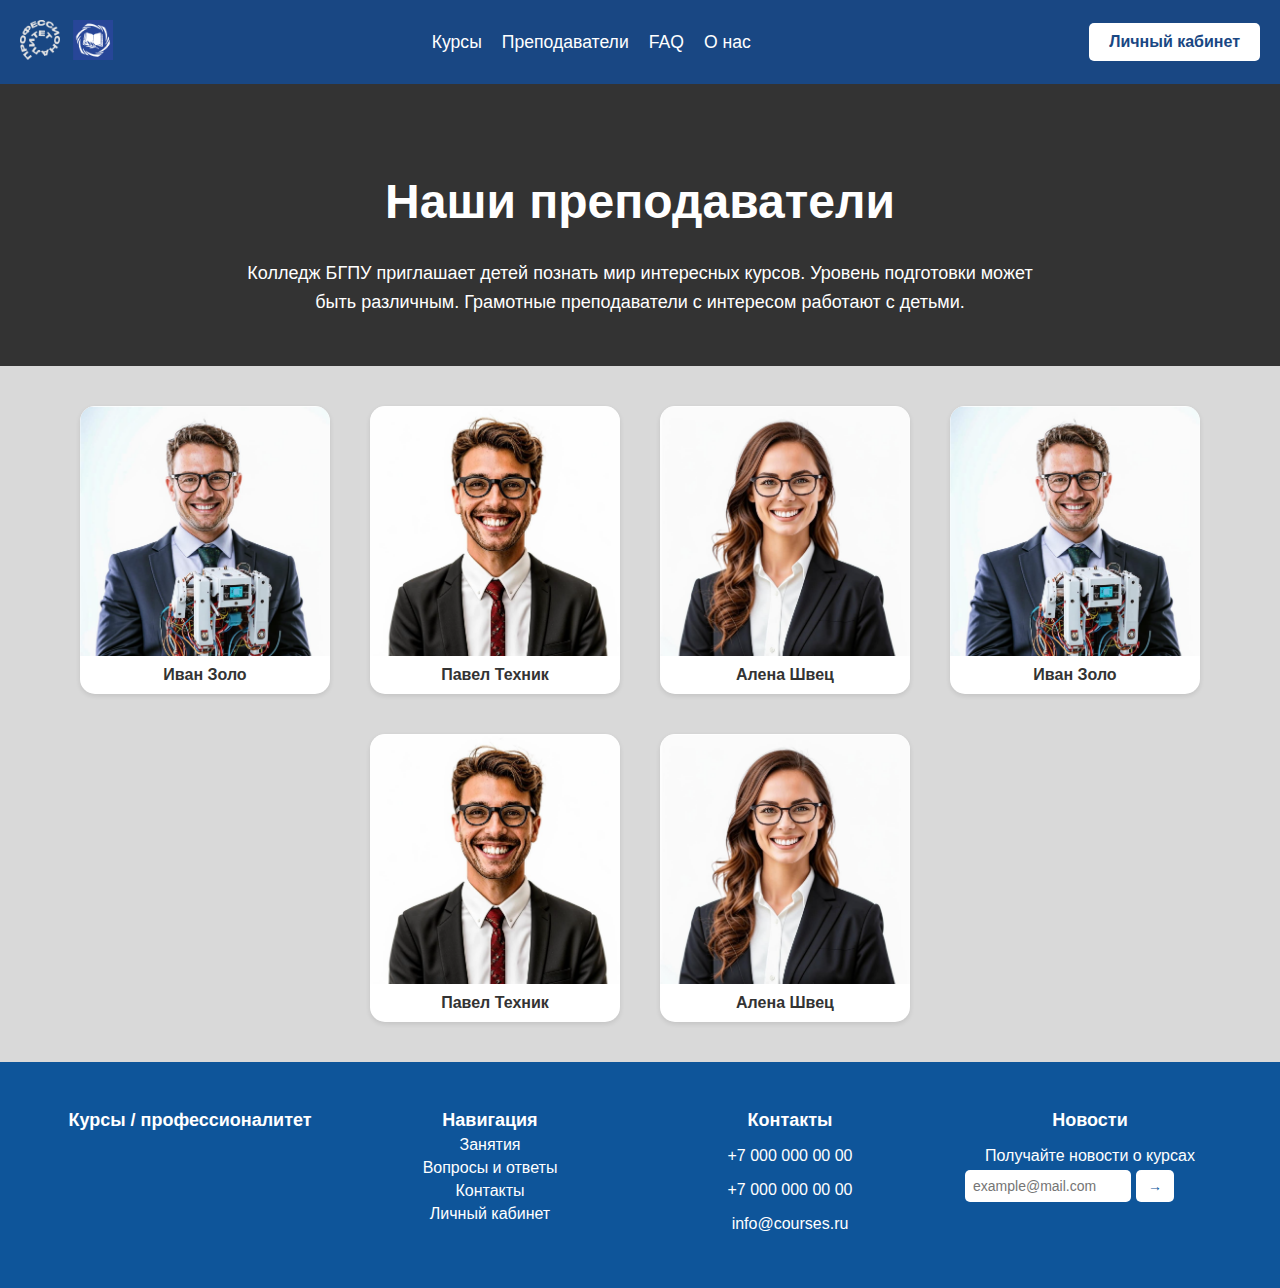
<file: second.html>
<!DOCTYPE html>
<html lang="ru">
<head>
    <meta charset="UTF-8">
    <meta name="viewport" content="width=device-width, initial-scale=1.0">
    <title>Вопросы</title>
    <link rel="stylesheet" href="second.css">
</head>
<body>
    <header>
        <div class="logo">
            <a href="index.html">
            <img src="image/лого.png" alt="Логотип">
        </a>
        </div>
        <nav>
            <ul>
                <li><a href="index.html">Курсы</a></li>
                <li><a href="second.html">Преподаватели</a></li>
                <li><a href="index.html">FAQ</a></li>
                <li><a href="contact.html">О нас</a></li>
            </ul>
        </nav>
        <a href="registr.html" class="login-button">Личный кабинет</a>
    </header>
    </header>
    <section class="world-class">
        <h2 class="world-class-title">Наши преподаватели</h2>
        <p class="world-class-description">Колледж БГПУ приглашает детей познать мир интересных курсов. Уровень подготовки может быть различным. Грамотные преподаватели с интересом работают с детьми.</p>
        
    </section>

    <div class="team-container">
        <div class="team-member">
            <img src="image/img5.png" alt="Иван Золо">
            <p>Иван Золо</p>
        </div>
        <div class="team-member">
            <img src="image/img6.png" alt="Павел Техник">
            <p>Павел Техник</p>
        </div>
        <div class="team-member">
            <img src="image/imgw (1).png" alt="Алена Швец">
            <p>Алена Швец</p>
        </div>
        <div class="team-member">
            <img src="image/img5.png" alt="Иван Золо">
            <p>Иван Золо</p>
        </div>
        <div class="team-member">
            <img src="image/img6.png" alt="Павел Техник">
            <p>Павел Техник</p>
        </div>
        <div class="team-member">
            <img src="image/imgw (1).png" alt="Алена Швец">
            <p>Алена Швец</p>
        </div>
    </div>



<footer>
    <div class="footer-container">
        <div class="footer-column">
            <p class="footer-title">Курсы / профессионалитет</p>
        </div>
        <div class="footer-column">
            <p class="footer-title">Навигация</p>
            <ul>
                <li><a href="index.html">Занятия</a></li>
                <li><a href="second.html">Вопросы и ответы</a></li>
                <li><a href="contact.html">Контакты</a></li>
                <li><a href="login.html">Личный кабинет</a></li>
            </ul>
        </div>
        <div class="footer-column">
            <p class="footer-title">Контакты</p>
            <p>+7 000 000 00 00</p>
            <p>+7 000 000 00 00</p>
            <p><a href="mailto:info@courses.ru">info@courses.ru</a></p>
        </div>
        <div class="footer-column">
            <p class="footer-title">Новости</p>
            <p>Получайте новости о курсах</p>
            <form>
                <input type="email" placeholder="example@mail.com">
                <button type="submit">→</button>
            </form>
        </div>
    </div>
</footer>


</body>
</html>
</file>
<file: main.css>
body {
    font-family: Arial, Helvetica, sans-serif;
    margin: 0;
    padding: 0;
    color: #333; /* Тёмно-серый цвет для остального текста */
    text-align: center;
    background-color: #D9D9D9;
}

header {
    background-color: #194783; 
    color: white;
    padding: 20px;
    display: flex;
    justify-content: space-between;
    align-items: center;
}

header .logo img {
    height: 40px;  
}

header nav ul {
    list-style: none;
    padding: 0;
    margin: 0;
    display: flex;
}

header nav ul li {
    margin-right: 20px; 
}

header nav ul li a {
    color: white;
    text-decoration: none;
    font-size: 1.1em;
}

.login-button {
    background-color: white;
    color: #194783;
    padding: 10px 20px;
    border-radius: 5px;
    text-decoration: none;
    font-weight: bold;
}

/*баннер*/
.banner {
    display: flex;
    flex-direction: column;
    justify-content: center;
    align-items: center;
    text-align: center;
    padding: 180px 20px;
    background: url(image/img1.png)center/cover no-repeat;; 
    color: #fff;
    min-height: 50vh;
    position: relative; 
    overflow: hidden;   
}

.banner-title {
    font-size: 48px;
    margin-bottom: 10px;
    font-family: Helvetica;
    
}

.banner-subtitle {
    font-size: 24px;
    margin-bottom: 30px;
}

.banner-button {
    padding: 15px 80px;
    font-size: 20px;
    color: #fff;
    background-color: transparent;
    border: 2px solid #D9D9D9;
    border-radius: 15px;
    cursor: pointer;
    text-decoration: none;
    font-family: Helvetica;
}

/*второй блок*/
.world-class {
    background-color: #333; 
    color: #fff;
    padding: 50px 20px;
    text-align: center;
}

.world-class-title {
    font-size: 48px;
    margin-bottom: 30px;
}

.world-class-description {
    font-size: 18px;
    line-height: 1.6;
    max-width: 800px; 
    margin: 0 auto;
}

.world-class-buttons {
    display: flex;
    justify-content: center;
    gap: 30px;
    margin-top: 50px;
}

.phone-button {
    color: #fff;
    text-decoration: none;
    border: 1px solid #fff;
    border-radius: 30px;
    padding: 15px 30px;
    font-size: 18px;
}

.signup-button {
    background-color: #fff;
    color: #333;
    text-decoration: none;
    border-radius: 30px;
    padding: 15px 30px;
    font-size: 18px;
}

/*курсы */

.courses-container {
    display: grid;
    grid-template-columns: repeat(3, 1fr);
    gap: 20px;
    width: 80%;
    margin: 0 auto; 
    max-width: 1200px;
    margin-bottom: 20px;
}

.course-card {
    background-color: #fff;
    border-radius: 15px;
    overflow: hidden; /* Обрезает изображение по краям радиуса */
    box-shadow: 0 4px 8px rgba(0, 0, 0, 0.1); /* Тень */
    transition: transform 0.2s ease-in-out; /* Анимация при наведении */
}

.course-card:hover {
    transform: scale(1.05); /* Увеличение при наведении */
}

.course-image {
    width: 100%;
    height: 200px; /* Фиксированная высота изображения */
    object-fit: cover; /* Масштабирует изображение, чтобы заполнить контейнер */
}

.course-category {
    padding: 10px;
    font-size: 0.8em;
    color: #777;
}

.course-title {
    padding: 0 10px;
    font-size: 1.2em;
    font-weight: bold;
    margin-bottom: 5px;
}

.course-duration {
    padding: 0 10px 10px;
    font-size: 0.9em;
    color: #555;
}

.course-duration::before {
    content: "\2022"; /* Жирная точка перед длительностью */
    margin-right: 5px;
}

.all-courses-button {
    background-color: #3f51b5; /* Цвет кнопки */
    color: white;
    padding: 12px 24px;
    border: none;
    border-radius: 5px;
    cursor: pointer;
    font-size: 1.1em;
    transition: background-color 0.2s ease-in-out;
    text-decoration: none;
}

.all-courses-button:hover {
    background-color: #303f9f; /* Более темный цвет при наведении */
}



/*вопросы*/
.questions-page {
    background: url("image/img1.png") center/cover no-repeat; 
    padding: 50px 20px;
    text-align: center;
    min-height: 100vh; 
    box-sizing: border-box; 
}

.questions-title {
    font-size: 48px;
    margin-bottom: 50px;
    color: #fff;
}

.questions-container {
    display: flex;
    flex-wrap: wrap;
    justify-content: center; 
    max-width: 900px;
    margin: 0 auto;
    color: #fff;
}

.question-item {
    width: 400px;
    background-color: rgba(255, 255, 255, 0.1); 
    border-radius: 10px;
    padding: 20px;
    margin: 10px;
    text-align: left;
    box-sizing: border-box;
}

.question-number {
    display: inline-block;
    width: 30px;
    height: 30px;
    background-color: white;
    color: #2962ff; 
    border-radius: 50%;
    text-align: center;
    line-height: 30px;
    margin-right: 10px;
    font-weight: bold;
}

.question-item p {
    margin: 5px 0;
}


  /*Цены*/
.prices {
    background-color: #333; 
    color: #fff;
    padding: 50px 20px;
    text-align: center;
}

.prices-title {
    font-size: 48px;
    margin-bottom: 50px;
}

.prices-container {
    display: flex;
    justify-content: center; 
    gap: 20px; 
    flex-wrap: wrap;
}

.price-card {
    width: 300px;
    padding: 30px;
    box-sizing: border-box;
}

.price-card-title {
    font-size: 32px;
    margin-bottom: 20px;
}

.price-card-price {
    font-size: 24px;
    margin-bottom: 20px;
}

.price-card-description {
    font-size: 16px;
    line-height: 1.5;
}

.prices-button {
    display: inline-block;
    padding: 15px 30px;
    font-size: 18px;
    color: #fff;
    text-decoration: none;
    border: 1px solid #fff;
    border-radius: 30px;
    margin-top: 50px;
}

  /*футер*/
footer {
    background-color: #0E559A; 
    color: #fff;
    padding: 30px 20px;
}

.footer-container {
    display: flex;
    justify-content: space-around; 
    flex-wrap: wrap; 
    max-width: 1200px;
    margin: 0 auto;
}

.footer-column {
    width: 250px; 
    margin-bottom: 20px;
}

.footer-title {
    font-size: 18px;
    font-weight: bold;
    margin-bottom: 10px;
}

.footer-column ul {
    list-style: none;
    padding: 0;
    margin: 0;
}

.footer-column li {
    margin-bottom: 5px;
}

.footer-column a {
    color: #fff;
    text-decoration: none;
}

.footer-column p {
    margin-bottom: 5px;
}

.footer-column form {
    display: flex;
    align-items: center;
}

.footer-column input[type="email"] {
    padding: 8px;
    border: none;
    border-radius: 5px;
    margin-right: 5px;
    width: 150px;
    font-size: 14px;
}

.footer-column button[type="submit"] {
    padding: 8px 12px;
    background-color: #fff;
    color: #0E559A;
    border: none;
    border-radius: 5px;
    cursor: pointer;
    font-size: 14px;
}

/*Адаптивность*/
@media (max-width: 768px) {
    .course {
        width: 90%;
        min-width: auto;
    }
}
</file>
<file: contact.css>
header {
    background-color: #194783; 
    color: white;
    padding: 20px;
    display: flex;
    justify-content: space-between;
    align-items: center;
}

header .logo img {
    height: 40px;  
}

header nav ul {
    list-style: none;
    padding: 0;
    margin: 0;
    display: flex;
}

header nav ul li {
    margin-right: 20px; 
}

header nav ul li a {
    color: white;
    text-decoration: none;
    font-size: 1.1em;
}

.login-button {
    background-color: white;
    color: #194783;
    padding: 10px 20px;
    border-radius: 5px;
    text-decoration: none;
    font-weight: bold;
}

body {
    margin: 0;
    font-family: sans-serif;
    color: white;
}


/*команда */

.team-container {
    display: flex;
    flex-wrap: wrap;
    justify-content: center; 
    padding: 20px;
}

.team-member {
    width: 250px; 
    margin: 20px;
    background-color: #00000036; 
    border-radius: 15px; 
    box-shadow: 0 2px 5px rgba(0, 0, 0, 0.1); 
    text-align: center;
    overflow: hidden; 
}

.team-member img {
    width: 100%;
    height: auto;
    border-radius: 15px 15px 0 0; 
    display: block; 
    object-fit: cover; 
    aspect-ratio: 1/1; 

}

.team-member p {
    margin: 10px;
    font-weight: bold;
}

.contacts-page {
    background: url("image/img1.png") center/cover no-repeat; 
    padding: 30px 20px;
    text-align: center;
    min-height: 50vh; 
    box-sizing: border-box; 
}

.contacts-title {
    font-size: 48px;
    margin-bottom: 50px;
}

#map {
    width: 1660px;
    height: 100px;
  }


footer {
    background-color: #0E559A; 
    color: #fff;
    padding: 30px 20px;
}

.footer-container {
    display: flex;
    justify-content: space-around; 
    flex-wrap: wrap; 
    max-width: 1200px;
    margin: 0 auto;
}

.footer-column {
    width: 250px; 
    margin-bottom: 20px;
}

.footer-title {
    font-size: 18px;
    font-weight: bold;
    margin-bottom: 10px;
}

.footer-column ul {
    list-style: none;
    padding: 0;
    margin: 0;
}

.footer-column li {
    margin-bottom: 5px;
}

.footer-column a {
    color: #fff;
    text-decoration: none;
}

.footer-column p {
    margin-bottom: 5px;
}

.footer-column form {
    display: flex;
    align-items: center;
}

.footer-column input[type="email"] {
    padding: 8px;
    border: none;
    border-radius: 5px;
    margin-right: 5px;
    width: 150px;
    font-size: 14px;
}

.footer-column button[type="submit"] {
    padding: 8px 12px;
    background-color: #fff;
    color: #0E559A;
    border: none;
    border-radius: 5px;
    cursor: pointer;
    font-size: 14px;
}


.login-container {
    background: url("image/img7.png") center/cover no-repeat; 
    display: flex;
    justify-content: center;
    align-items: center;
    min-height: 100vh; 
    padding: px;
    box-sizing: border-box;
}

.login-form {
    background-color: #fff;
    border-radius: 20px;
    padding: 30px;
    width: 400px; 
    box-shadow: 0 0 20px rgba(0, 0, 0, 0.1); 
}

.login-form h2 {
    text-align: center;
    margin-bottom: 30px;
    font-size: 28px;
    color: #1E1E1E;
}

.login-form input {
    width: 100%;
    padding: 12px;
    margin-bottom: 20px;
    border: 1px solid #ccc;
    border-radius: 5px;
    box-sizing: border-box;
    font-size: 16px;
}

.login-form button {
    width: 100%;
    padding: 12px;
    background-color: #333;
    color: #fff;
    border: none;
    border-radius: 5px;
    cursor: pointer;
    font-size: 16px;
}

.login-links {
    text-align: center;
    margin-top: 20px;
    margin-bottom: 20px;
}

.login-links a {
    text-decoration: none;
    color: #333;
    margin: 0 10px;
    font-size: 14px;
}

.back-link {
    display: block;
    text-align: center;
    color: #2962ff;
    text-decoration: none;
    font-size: 14px;
}


.registration-container {
    background: url("image/img7.png") center/cover no-repeat; 
    display: flex;
    justify-content: center;
    align-items: center;
    min-height: 100vh; 
    padding: 20px;
    box-sizing: border-box;
}

.registration-form {
    background-color: #fff;
    border-radius: 10px;
    padding: 30px;
    width: 400px; 
    box-shadow: 0 0 20px rgba(0, 0, 0, 0.1); 
}

.registration-form h2 {
    text-align: center;
    margin-bottom: 30px;
    font-size: 28px;
    color: #1E1E1E;
}

.registration-form input {
    width: 100%;
    padding: 12px;
    margin-bottom: 20px;
    border: 1px solid #ccc;
    border-radius: 5px;
    box-sizing: border-box;
    font-size: 16px;
}

.registration-form button {
    width: 100%;
    padding: 12px;
    background-color: #333;
    color: #fff;
    border: none;
    border-radius: 5px;
    cursor: pointer;
    font-size: 16px;
}

.registration-links {
    text-align: center;
    margin-top: 20px;
    margin-bottom: 20px;
}

.registration-links span {
    font-size: 14px;
    margin-right: 5px;
    color: #1E1E1E;
}

.registration-links a {
    text-decoration: none;
    color: #1E1E1E;
    font-size: 14px;
}

.back-link {
    display: block;
    text-align: center;
    color: #2962ff;
    text-decoration: none;
    font-size: 14px;
}


/*Адаптивность*/
@media (max-width: 768px) {
    .course {
        width: 90%;
        min-width: auto;
    }
}
</file>
<file: courses2.css>
body {
    font-family: Arial, Helvetica, sans-serif;
    margin: 0;
    padding: 0;
    color: #333; /* Тёмно-серый цвет для остального текста */
    text-align: center;
    background-color: #D9D9D9;
}

header {
    background-color: #194783; 
    color: white;
    padding: 20px;
    display: flex;
    justify-content: space-between;
    align-items: center;
}

header .logo img {
    height: 40px;  
}

header nav ul {
    list-style: none;
    padding: 0;
    margin: 0;
    display: flex;
}

header nav ul li {
    margin-right: 20px; 
}

header nav ul li a {
    color: white;
    text-decoration: none;
    font-size: 1.1em;
}

.login-button {
    background-color: white;
    color: #194783;
    padding: 10px 20px;
    border-radius: 5px;
    text-decoration: none;
    font-weight: bold;
}

/* Hero Section */
.hero {
    background-color: #f14f3aa1; 
    padding: 50px;
    display: flex;
    justify-content: space-around; 
    align-items: center;
    border-radius: 20px; 
    margin: 20px;
}

.hero-content {
    width: 50%;
}

.hero h1 {
    font-size: 3em; 
    margin-bottom: 20px;
}

.enroll-button {
    background-color: #ffffff;
    color: #194783;
    padding: 15px 30px;
    border-radius: 10px;
    text-decoration: none;
    font-size: 1.2em;
    font-weight: bold;
    display: inline-block;
}

.hero-image {
    width: 40%; 
}

.hero-image img {
    width: 100%; 
}

/* Description Section */
.description {
    padding: 50px;
    margin: 20px;
}

.description h2 {
    font-size: 2em;
    text-align: left;
    margin-bottom: 30px;
}

.description-content {
    display: flex;
    justify-content: space-around; 
    align-items: center;
}

.description-image {
    width: 40%; 
    border-radius: 10px; 
    overflow: hidden; 
}

.description-image img {
    width: 100%; 
    display: block;
}

.description-text {
    width: 50%;
    background-color: #d3d3d3; 
    padding: 20px; 
    border-radius: 10px;
}

.description-text p {
    font-size: 1.1em;
    line-height: 1.6;
}

/* Teachers Section */
.teachers {
    padding: 50px;
    text-align: center;
    background-color: #f0f0f0;  
    margin: 20px;  
    border-radius: 20px;
}

.teachers h2 {
    font-size: 2em;
    margin-bottom: 30px;
}

.teachers-container {
    display: flex;
    justify-content: center; 
    gap: 20px; 
    margin-bottom: 30px;
}

.teacher-card {
    background-color: white; 
    border-radius: 15px;
    overflow: hidden;
    box-shadow: 0 4px 8px rgba(0, 0, 0, 0.1); 
    width: 250px;  
}

.teacher-card img {
    width: 100%;
    height: auto;
    display: block;
    border-radius: 15px 15px 0 0; 
    object-fit: cover;  
}

.teacher-name {
    padding: 20px;
    font-size: 1.2em;
    font-weight: bold;
    text-align: center;
}


.teachers .enroll-button {
    display: inline-block; 
}

  /*футер*/
  footer {
    background-color: #0E559A; 
    color: #fff;
    padding: 30px 20px;
}

.footer-container {
    display: flex;
    justify-content: space-around; 
    flex-wrap: wrap; 
    max-width: 1200px;
    margin: 0 auto;
}

.footer-column {
    width: 250px; 
    margin-bottom: 20px;
}

.footer-title {
    font-size: 18px;
    font-weight: bold;
    margin-bottom: 10px;
}

.footer-column ul {
    list-style: none;
    padding: 0;
    margin: 0;
}

.footer-column li {
    margin-bottom: 5px;
}

.footer-column a {
    color: #fff;
    text-decoration: none;
}

.footer-column p {
    margin-bottom: 5px;
}

.footer-column form {
    display: flex;
    align-items: center;
}

.footer-column input[type="email"] {
    padding: 8px;
    border: none;
    border-radius: 5px;
    margin-right: 5px;
    width: 150px;
    font-size: 14px;
}

.footer-column button[type="submit"] {
    padding: 8px 12px;
    background-color: #fff;
    color: #0E559A;
    border: none;
    border-radius: 5px;
    cursor: pointer;
    font-size: 14px;
}

/*Адаптивность*/
@media (max-width: 768px) {
    .course {
        width: 90%;
        min-width: auto;
    }
}
</file>
<file: courses1.css>
body {
    font-family: Arial, Helvetica, sans-serif;
    margin: 0;
    padding: 0;
    color: #333; /* Тёмно-серый цвет для остального текста */
    text-align: center;
    background-color: #D9D9D9;
}

header {
    background-color: #194783; 
    color: white;
    padding: 20px;
    display: flex;
    justify-content: space-between;
    align-items: center;
}

header .logo img {
    height: 40px;  
}

header nav ul {
    list-style: none;
    padding: 0;
    margin: 0;
    display: flex;
}

header nav ul li {
    margin-right: 20px; 
}

header nav ul li a {
    color: white;
    text-decoration: none;
    font-size: 1.1em;
}

.login-button {
    background-color: white;
    color: #194783;
    padding: 10px 20px;
    border-radius: 5px;
    text-decoration: none;
    font-weight: bold;
}

/* Hero Section */
.hero {
    background-color: #ffc30e77; 
    padding: 50px;
    display: flex;
    justify-content: space-around; 
    align-items: center;
    border-radius: 20px; 
    margin: 20px;
}

.hero-content {
    width: 50%;
}

.hero h1 {
    font-size: 3em; 
    margin-bottom: 20px;
}

.enroll-button {
    background-color: #ffffff;
    color: #194783;
    padding: 15px 30px;
    border-radius: 10px;
    text-decoration: none;
    font-size: 1.2em;
    font-weight: bold;
    display: inline-block;
}

.hero-image {
    width: 40%; 
}

.hero-image img {
    width: 100%; 
}

/* Description Section */
.description {
    padding: 50px;
    margin: 20px;
}

.description h2 {
    font-size: 2em;
    text-align: left;
    margin-bottom: 30px;
}

.description-content {
    display: flex;
    justify-content: space-around; 
    align-items: center;
}

.description-image {
    width: 40%; 
    border-radius: 10px; 
    overflow: hidden; 
}

.description-image img {
    width: 100%; 
    display: block;
}

.description-text {
    width: 50%;
    background-color: #d3d3d3; 
    padding: 20px; 
    border-radius: 10px;
}

.description-text p {
    font-size: 1.1em;
    line-height: 1.6;
}

/* Teachers Section */
.teachers {
    padding: 50px;
    text-align: center;
    background-color: #f0f0f0;  
    margin: 20px;  
    border-radius: 20px;
}

.teachers h2 {
    font-size: 2em;
    margin-bottom: 30px;
}

.teachers-container {
    display: flex;
    justify-content: center; 
    gap: 20px; 
    margin-bottom: 30px;
}

.teacher-card {
    background-color: white; 
    border-radius: 15px;
    overflow: hidden;
    box-shadow: 0 4px 8px rgba(0, 0, 0, 0.1); 
    width: 250px;  
}

.teacher-card img {
    width: 100%;
    height: auto;
    display: block;
    border-radius: 15px 15px 0 0; 
    object-fit: cover;  
}

.teacher-name {
    padding: 20px;
    font-size: 1.2em;
    font-weight: bold;
    text-align: center;
}


.teachers .enroll-button {
    display: inline-block; 
}

  /*футер*/
  footer {
    background-color: #0E559A; 
    color: #fff;
    padding: 30px 20px;
}

.footer-container {
    display: flex;
    justify-content: space-around; 
    flex-wrap: wrap; 
    max-width: 1200px;
    margin: 0 auto;
}

.footer-column {
    width: 250px; 
    margin-bottom: 20px;
}

.footer-title {
    font-size: 18px;
    font-weight: bold;
    margin-bottom: 10px;
}

.footer-column ul {
    list-style: none;
    padding: 0;
    margin: 0;
}

.footer-column li {
    margin-bottom: 5px;
}

.footer-column a {
    color: #fff;
    text-decoration: none;
}

.footer-column p {
    margin-bottom: 5px;
}

.footer-column form {
    display: flex;
    align-items: center;
}

.footer-column input[type="email"] {
    padding: 8px;
    border: none;
    border-radius: 5px;
    margin-right: 5px;
    width: 150px;
    font-size: 14px;
}

.footer-column button[type="submit"] {
    padding: 8px 12px;
    background-color: #fff;
    color: #0E559A;
    border: none;
    border-radius: 5px;
    cursor: pointer;
    font-size: 14px;
}

/*Адаптивность*/
@media (max-width: 768px) {
    .course {
        width: 90%;
        min-width: auto;
    }
}
</file>
<file: courses.css>
body {
    font-family: Arial, Helvetica, sans-serif;
    margin: 0;
    padding: 0;
    color: #333; /* Тёмно-серый цвет для остального текста */
    text-align: center;
    background-color: #D9D9D9;
}

header {
    background-color: #194783; 
    color: white;
    padding: 20px;
    display: flex;
    justify-content: space-between;
    align-items: center;
}

header .logo img {
    height: 40px;  
}

header nav ul {
    list-style: none;
    padding: 0;
    margin: 0;
    display: flex;
}

header nav ul li {
    margin-right: 20px; 
}

header nav ul li a {
    color: white;
    text-decoration: none;
    font-size: 1.1em;
}

.login-button {
    background-color: white;
    color: #194783;
    padding: 10px 20px;
    border-radius: 5px;
    text-decoration: none;
    font-weight: bold;
}

/* Hero Section */
.hero {
    background-color: #c9c4ff; 
    padding: 50px;
    display: flex;
    justify-content: space-around; 
    align-items: center;
    border-radius: 20px; 
    margin: 20px;
}

.hero-content {
    width: 50%;
}

.hero h1 {
    font-size: 3em; 
    margin-bottom: 20px;
}

.enroll-button {
    background-color: #ffffff;
    color: #194783;
    padding: 15px 30px;
    border-radius: 10px;
    text-decoration: none;
    font-size: 1.2em;
    font-weight: bold;
    display: inline-block;
}

.hero-image {
    width: 40%; 
}

.hero-image img {
    width: 100%; 
}

/* Description Section */
.description {
    padding: 50px;
    margin: 20px;
}

.description h2 {
    font-size: 2em;
    text-align: left;
    margin-bottom: 30px;
}

.description-content {
    display: flex;
    justify-content: space-around; 
    align-items: center;
}

.description-image {
    width: 40%; 
    border-radius: 10px; 
    overflow: hidden; 
}

.description-image img {
    width: 100%; 
    display: block;
}

.description-text {
    width: 50%;
    background-color: #d3d3d3; 
    padding: 20px; 
    border-radius: 10px;
}

.description-text p {
    font-size: 1.1em;
    line-height: 1.6;
}

/* Teachers Section */
.teachers {
    padding: 50px;
    text-align: center;
    background-color: #f0f0f0;  
    margin: 20px;  
    border-radius: 20px;
}

.teachers h2 {
    font-size: 2em;
    margin-bottom: 30px;
}

.teachers-container {
    display: flex;
    justify-content: center; 
    gap: 20px; 
    margin-bottom: 30px;
}

.teacher-card {
    background-color: white; 
    border-radius: 15px;
    overflow: hidden;
    box-shadow: 0 4px 8px rgba(0, 0, 0, 0.1); 
    width: 250px;  
}

.teacher-card img {
    width: 100%;
    height: auto;
    display: block;
    border-radius: 15px 15px 0 0; 
    object-fit: cover;  
}

.teacher-name {
    padding: 20px;
    font-size: 1.2em;
    font-weight: bold;
    text-align: center;
}


.teachers .enroll-button {
    display: inline-block; 
}

  /*футер*/
  footer {
    background-color: #0E559A; 
    color: #fff;
    padding: 30px 20px;
}

.footer-container {
    display: flex;
    justify-content: space-around; 
    flex-wrap: wrap; 
    max-width: 1200px;
    margin: 0 auto;
}

.footer-column {
    width: 250px; 
    margin-bottom: 20px;
}

.footer-title {
    font-size: 18px;
    font-weight: bold;
    margin-bottom: 10px;
}

.footer-column ul {
    list-style: none;
    padding: 0;
    margin: 0;
}

.footer-column li {
    margin-bottom: 5px;
}

.footer-column a {
    color: #fff;
    text-decoration: none;
}

.footer-column p {
    margin-bottom: 5px;
}

.footer-column form {
    display: flex;
    align-items: center;
}

.footer-column input[type="email"] {
    padding: 8px;
    border: none;
    border-radius: 5px;
    margin-right: 5px;
    width: 150px;
    font-size: 14px;
}

.footer-column button[type="submit"] {
    padding: 8px 12px;
    background-color: #fff;
    color: #0E559A;
    border: none;
    border-radius: 5px;
    cursor: pointer;
    font-size: 14px;
}

/*Адаптивность*/
@media (max-width: 768px) {
    .course {
        width: 90%;
        min-width: auto;
    }
}
</file>
<file: profile.css>
body {
    margin: 0;
    font-family: Arial, Helvetica, sans-serif;
    color: #333; 
}


.profile-container {
    background: url("image/img1.png") center/cover no-repeat; 
    min-height: 100vh; 
    padding: 20px;
    box-sizing: border-box;
    display: flex;
    justify-content: center;
    align-items: center; 
}

.profile-content {
    background-color: #eee; 
    border-radius: 5px; 
    padding: 20px; 
    width: 60%; 
    max-width: 800px; 
    text-align: center;
    box-sizing: border-box; 
    display: flex;
    justify-content: center;
    align-items: center;
    height: 300px; 
    margin-top: 50px;
}

.no-records-message {
    font-size: 20px; 
    color: #555; 
}


header {
    background-color: #194783; 
    color: white;
    padding: 20px;
    display: flex;
    justify-content: space-between;
    align-items: center;
}

header .logo img {
    height: 40px;  
}

header nav ul {
    list-style: none;
    padding: 0;
    margin: 0;
    display: flex;
}

header nav ul li {
    margin-right: 20px; 
}

header nav ul li a {
    color: white;
    text-decoration: none;
    font-size: 1.1em;
}

.login-button {
    background-color: white;
    color: #194783;
    padding: 10px 20px;
    border-radius: 5px;
    text-decoration: none;
    font-weight: bold;
}


footer {
    background-color: #0E559A; 
    color: #fff;
    padding: 30px 20px;
}

.footer-container {
    display: flex;
    justify-content: space-around; 
    flex-wrap: wrap; 
    max-width: 1200px;
    margin: 0 auto;
}

.footer-column {
    width: 250px; 
    margin-bottom: 20px;
}

.footer-title {
    font-size: 18px;
    font-weight: bold;
    margin-bottom: 10px;
}

.footer-column ul {
    list-style: none;
    padding: 0;
    margin: 0;
}

.footer-column li {
    margin-bottom: 5px;
}

.footer-column a {
    color: #fff;
    text-decoration: none;
}

.footer-column p {
    margin-bottom: 5px;
}

.footer-column form {
    display: flex;
    align-items: center;
}

.footer-column input[type="email"] {
    padding: 8px;
    border: none;
    border-radius: 5px;
    margin-right: 5px;
    width: 150px;
    font-size: 14px;
}

.footer-column button[type="submit"] {
    padding: 8px 12px;
    background-color: #fff;
    color: #0E559A;
    border: none;
    border-radius: 5px;
    cursor: pointer;
    font-size: 14px;
}

/*Адаптивность*/
@media (max-width: 768px) {
    .course {
        width: 90%;
        min-width: auto;
    }
}
</file>
<file: second.css>
body {
    font-family: Arial, Helvetica, sans-serif;
    margin: 0;
    padding: 0;
    color: #333; /* Тёмно-серый цвет для остального текста */
    text-align: center;
    background-color: #D9D9D9;
}

header {
    background-color: #194783; 
    color: white;
    padding: 20px;
    display: flex;
    justify-content: space-between;
    align-items: center;
}

header .logo img {
    height: 40px;  
}

header nav ul {
    list-style: none;
    padding: 0;
    margin: 0;
    display: flex;
}

header nav ul li {
    margin-right: 20px; 
}

header nav ul li a {
    color: white;
    text-decoration: none;
    font-size: 1.1em;
}

.login-button {
    background-color: white;
    color: #194783;
    padding: 10px 20px;
    border-radius: 5px;
    text-decoration: none;
    font-weight: bold;
}
/*второй блок*/
.world-class {
    background-color: #333; 
    color: #fff;
    padding: 50px 20px;
    text-align: center;
}

.world-class-title {
    font-size: 48px;
    margin-bottom: 30px;
}

.world-class-description {
    font-size: 18px;
    line-height: 1.6;
    max-width: 800px; 
    margin: 0 auto;
}

.world-class-buttons {
    display: flex;
    justify-content: center;
    gap: 30px;
    margin-top: 50px;
}

.phone-button {
    color: #fff;
    text-decoration: none;
    border: 1px solid #fff;
    border-radius: 30px;
    padding: 15px 30px;
    font-size: 18px;
}

.signup-button {
    background-color: #fff;
    color: #333;
    text-decoration: none;
    border-radius: 30px;
    padding: 15px 30px;
    font-size: 18px;
}

/*команда */

.team-container {
    display: flex;
    flex-wrap: wrap;
    justify-content: center; 
    padding: 20px;
}

.team-member {
    width: 250px; 
    margin: 20px;
    background-color: #fff; 
    border-radius: 15px; 
    box-shadow: 0 2px 5px rgba(0, 0, 0, 0.1); 
    text-align: center;
    overflow: hidden; 
}

.team-member img {
    width: 100%;
    height: auto;
    border-radius: 15px 15px 0 0; 
    display: block; 
    object-fit: cover; 
    aspect-ratio: 1/1; 

}

.team-member p {
    margin: 10px;
    font-weight: bold;
}

footer {
    background-color: #0E559A; 
    color: #fff;
    padding: 30px 20px;
}

.footer-container {
    display: flex;
    justify-content: space-around; 
    flex-wrap: wrap; 
    max-width: 1200px;
    margin: 0 auto;
}

.footer-column {
    width: 250px; 
    margin-bottom: 20px;
}

.footer-title {
    font-size: 18px;
    font-weight: bold;
    margin-bottom: 10px;
}

.footer-column ul {
    list-style: none;
    padding: 0;
    margin: 0;
}

.footer-column li {
    margin-bottom: 5px;
}

.footer-column a {
    color: #fff;
    text-decoration: none;
}

.footer-column p {
    margin-bottom: 5px;
}

.footer-column form {
    display: flex;
    align-items: center;
}

.footer-column input[type="email"] {
    padding: 8px;
    border: none;
    border-radius: 5px;
    margin-right: 5px;
    width: 150px;
    font-size: 14px;
}

.footer-column button[type="submit"] {
    padding: 8px 12px;
    background-color: #fff;
    color: #0E559A;
    border: none;
    border-radius: 5px;
    cursor: pointer;
    font-size: 14px;
}
/*Адаптивность*/
@media (max-width: 768px) {
    .course {
        width: 90%;
        min-width: auto;
    }
}
</file>
